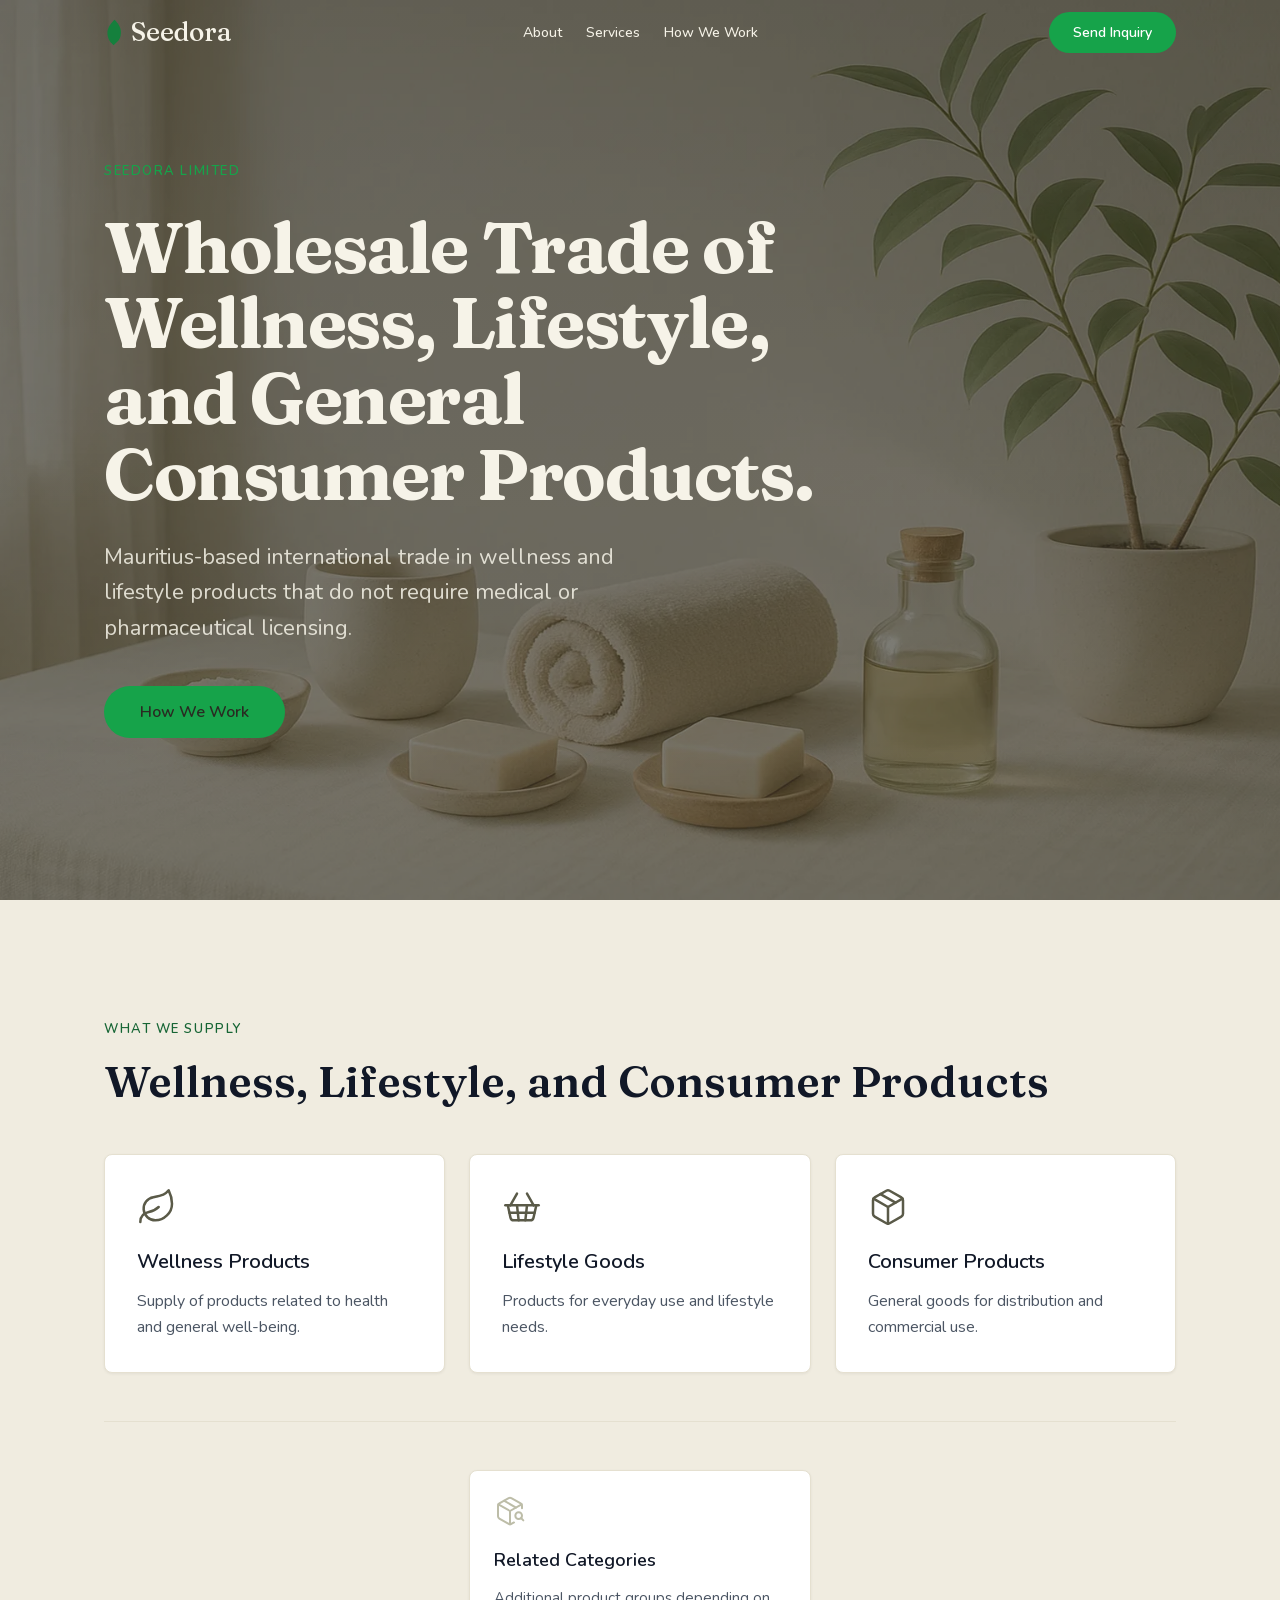
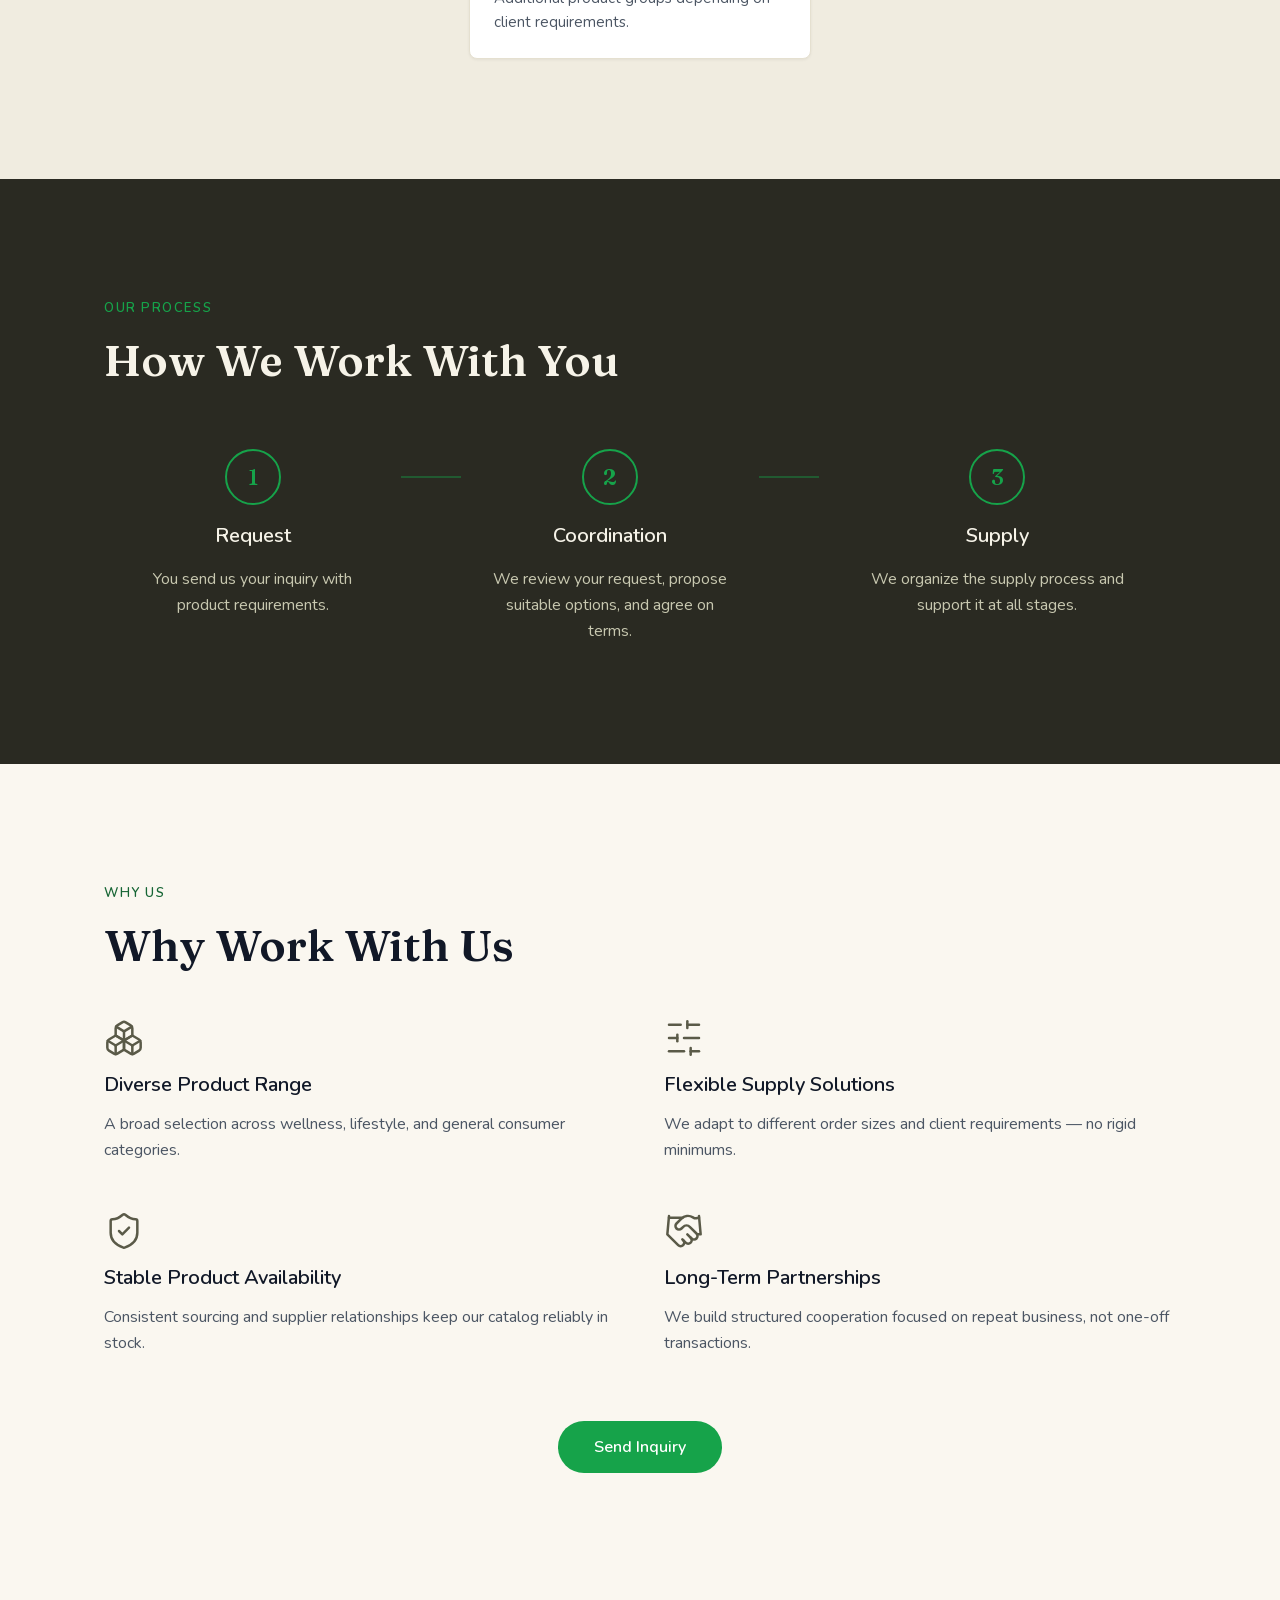
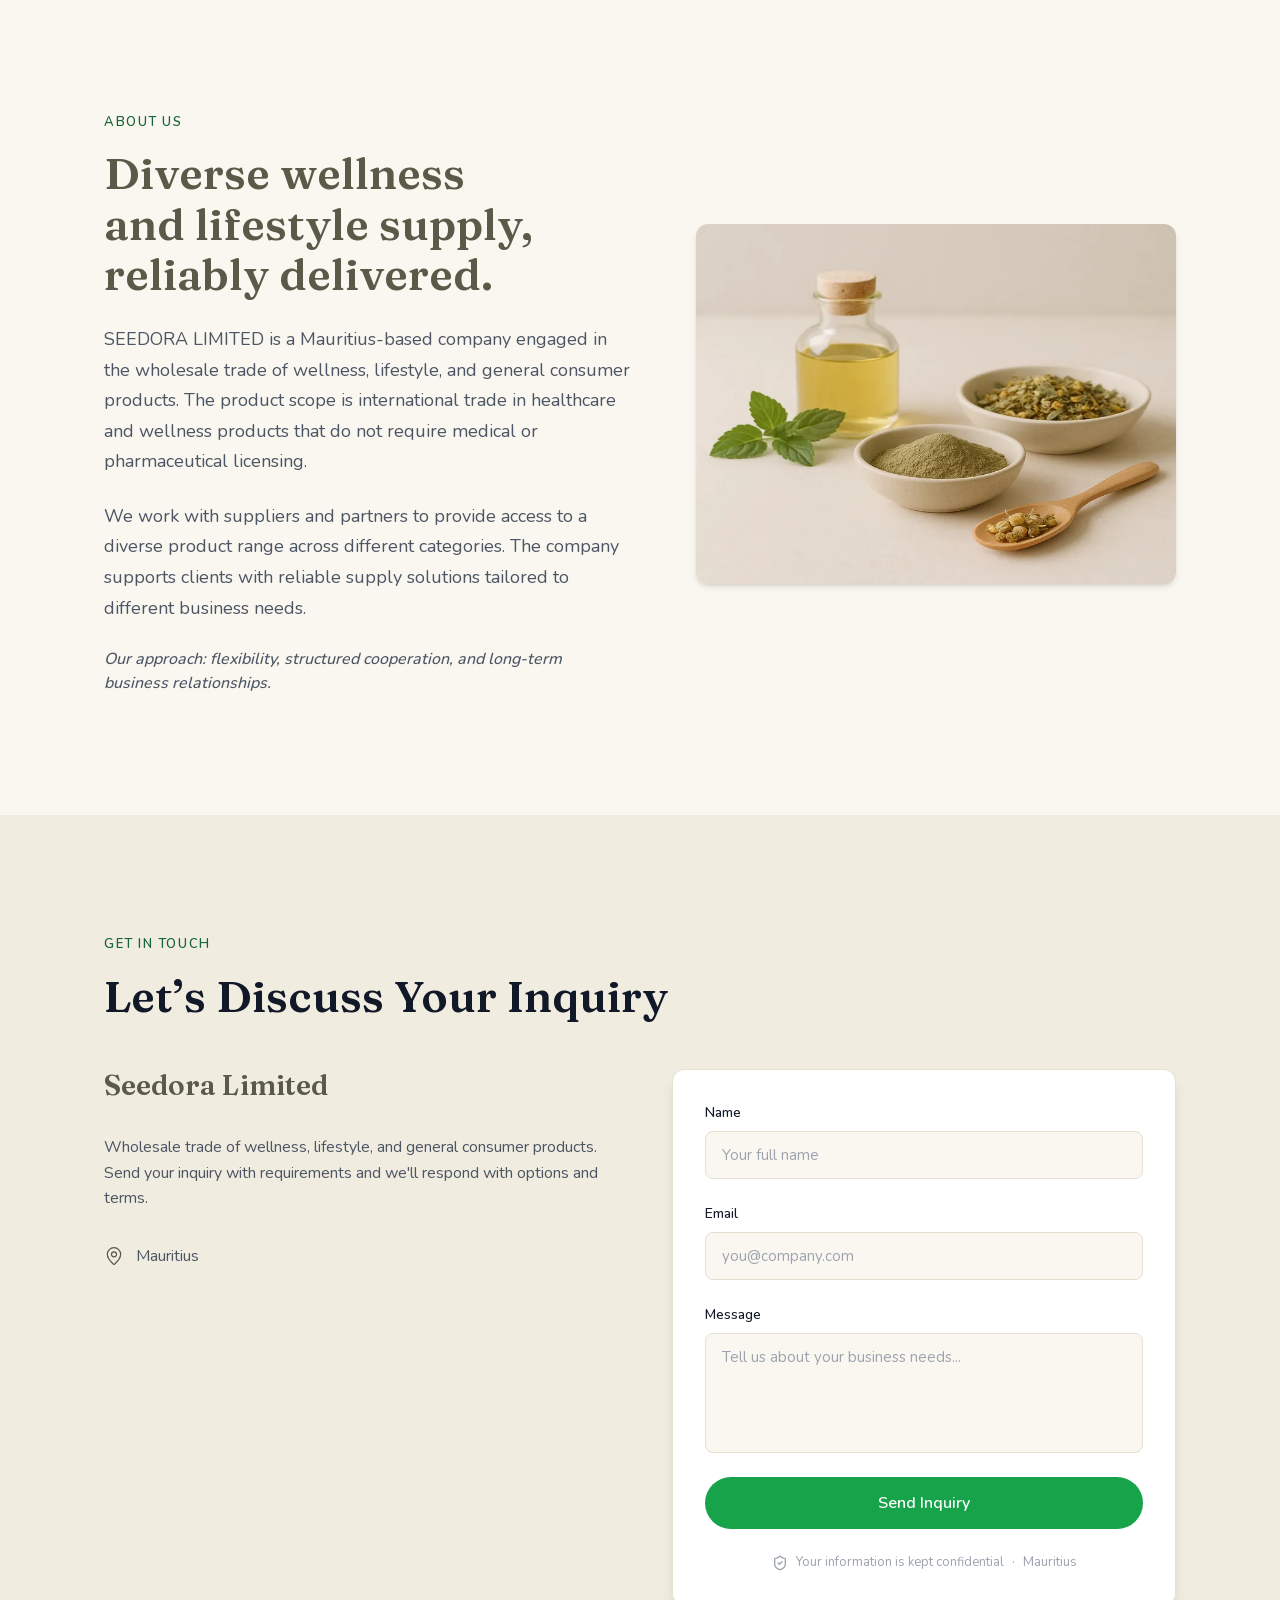
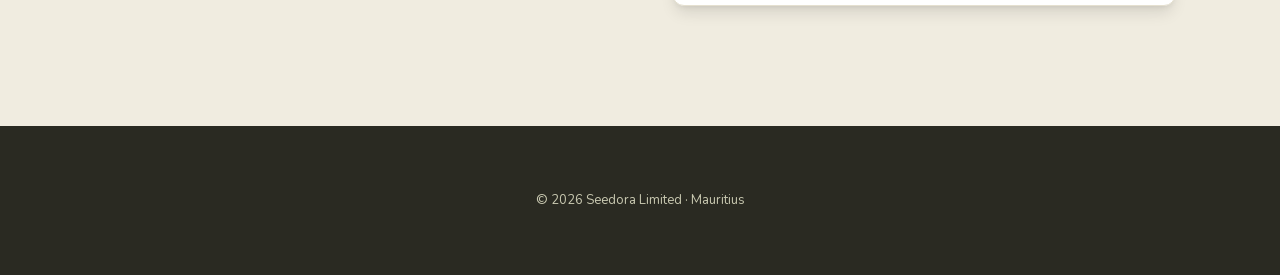
<file: index.html>
<!DOCTYPE html><!--WLFZyWfCrE1JZlPT7a36S--><html lang="en" class="__variable_35dae9 __variable_70341d"><head><meta charSet="utf-8"/><meta name="viewport" content="width=device-width, initial-scale=1"/><link rel="preload" href="/_next/static/media/af4bf8399d1aacdf-s.p.woff2" as="font" crossorigin="" type="font/woff2"/><link rel="preload" href="/_next/static/media/ee40bb094c99a29a-s.p.woff2" as="font" crossorigin="" type="font/woff2"/><link rel="stylesheet" href="/_next/static/css/8b2d80c334fb880e.css" data-precedence="next"/><link rel="preload" as="script" fetchPriority="low" href="/_next/static/chunks/webpack-4626fd778825018d.js"/><script src="/_next/static/chunks/4bd1b696-c023c6e3521b1417.js" async=""></script><script src="/_next/static/chunks/255-aaafc19c72668c72.js" async=""></script><script src="/_next/static/chunks/main-app-739423c22c203506.js" async=""></script><script src="/_next/static/chunks/333-69346dab247ad9f0.js" async=""></script><script src="/_next/static/chunks/app/page-127ea733e6223cab.js" async=""></script><meta name="next-size-adjust" content=""/><meta name="theme-color" content="#2a2a22"/><title>Seedora — Wholesale Wellness, Lifestyle &amp; Consumer Products</title><meta name="description" content="Mauritius-based international trade in wellness and lifestyle products that do not require medical or pharmaceutical licensing."/><link rel="canonical" href="https://seedora.mu"/><meta property="og:title" content="Seedora — Wholesale Wellness, Lifestyle &amp; Consumer Products"/><meta property="og:description" content="Mauritius-based international trade in wellness and lifestyle products that do not require medical or pharmaceutical licensing."/><meta property="og:url" content="https://seedora.mu"/><meta property="og:image" content="https://seedora.mu/og.jpg"/><meta property="og:type" content="website"/><meta name="twitter:card" content="summary_large_image"/><meta name="twitter:title" content="Seedora — Wholesale Wellness, Lifestyle &amp; Consumer Products"/><meta name="twitter:description" content="Mauritius-based international trade in wellness and lifestyle products that do not require medical or pharmaceutical licensing."/><meta name="twitter:image" content="https://seedora.mu/og.jpg"/><link rel="icon" href="/favicon.png"/><script src="/_next/static/chunks/polyfills-42372ed130431b0a.js" noModule=""></script></head><body class="font-body antialiased"><div hidden=""><!--$--><!--/$--></div><header class="fixed top-0 left-0 z-50 w-full transition-all duration-200 ease-out bg-transparent"><nav class="mx-auto flex h-16 max-w-[1200px] items-center justify-between px-5 md:px-16"><a class="flex items-center gap-2" aria-label="Seedora" href="/"><svg viewBox="0 0 44 64" fill="currentColor" aria-hidden="true" class="h-6 w-auto text-gold-600 md:h-7"><path d="M 24 4 C 30 10, 42 22, 38 40 C 36 52, 28 56, 22 62 C 16 56, 10 52, 8 38 C 6 22, 18 10, 24 4 Z"></path></svg><span class="font-heading text-[22px] font-medium leading-none text-ink-light md:text-[26px]">Seedora</span></a><div class="hidden items-center gap-6 md:flex"><a class="font-body text-[14px] font-medium text-ink-light transition-colors hover:text-navy-400" href="#about">About</a><a class="font-body text-[14px] font-medium text-ink-light transition-colors hover:text-navy-400" href="#services">Services</a><a class="font-body text-[14px] font-medium text-ink-light transition-colors hover:text-navy-400" href="#how-we-work">How We Work</a></div><div class="flex items-center gap-4"><a class="hidden rounded-full bg-cta px-6 py-2.5 font-body text-[14px] font-semibold text-white transition-all hover:scale-[1.02] hover:bg-cta-hover md:inline-flex" href="#contacts">Send Inquiry</a><button class="-mr-3 rounded-lg p-3 text-ink-light transition-colors active:bg-white/5 md:hidden" aria-label="Open menu" aria-expanded="false" aria-controls="mobile-menu"><svg xmlns="http://www.w3.org/2000/svg" width="24" height="24" viewBox="0 0 24 24" fill="none" stroke="currentColor" stroke-width="2" stroke-linecap="round" stroke-linejoin="round" class="lucide lucide-menu" aria-hidden="true"><path d="M4 12h16"></path><path d="M4 18h16"></path><path d="M4 6h16"></path></svg></button></div></nav><div id="mobile-menu" aria-hidden="true" class="overflow-hidden bg-navy-950/95 backdrop-blur-[12px] transition-[max-height,opacity] duration-200 ease-out motion-reduce:transition-none md:hidden max-h-0 opacity-0"><div class="flex flex-col gap-1 px-5 pb-10 pt-2"><a tabindex="-1" class="-mx-2 block rounded-lg px-2 py-3 font-body text-[16px] font-medium text-ink-light transition-colors active:bg-white/5" href="#about">About</a><a tabindex="-1" class="-mx-2 block rounded-lg px-2 py-3 font-body text-[16px] font-medium text-ink-light transition-colors active:bg-white/5" href="#services">Services</a><a tabindex="-1" class="-mx-2 block rounded-lg px-2 py-3 font-body text-[16px] font-medium text-ink-light transition-colors active:bg-white/5" href="#how-we-work">How We Work</a><a tabindex="-1" class="mt-3 flex h-[52px] w-full items-center justify-center rounded-full bg-gold-500 font-body text-[16px] font-semibold text-navy-950 transition-all duration-250 ease-out hover:bg-gold-600 active:scale-[0.98]" href="#contacts">Send Inquiry</a></div></div></header><main><section id="hero" class="relative flex min-h-svh items-center overflow-hidden bg-navy-950 md:bg-gradient-to-b md:from-navy-950 md:to-navy-900 xl:min-h-screen"><div aria-hidden="true" class="absolute inset-0 hidden bg-cover bg-center opacity-35 md:block" style="background-image:url(&#x27;/hero.webp&#x27;)"></div><div class="relative z-10 mx-auto w-full max-w-[1200px] px-5 py-20 md:px-16 md:py-0"><div class="hero-animate flex max-w-[880px] flex-col gap-7"><p class="font-body text-[13px] font-semibold uppercase tracking-[0.12em] text-gold-500">Seedora Limited</p><h1 class="text-balance font-heading text-[clamp(1.75rem,7.5vw,2rem)] font-bold leading-[1.05] tracking-[-0.02em] text-ink-light md:text-[56px] lg:text-[72px]">Wholesale Trade of Wellness, Lifestyle, and General Consumer Products.</h1><p class="max-w-[580px] font-body text-[18px] font-normal leading-[1.6] text-ink-light/85 md:text-[20px] lg:text-[22px]">Mauritius-based international trade in wellness and lifestyle products that do not require medical or pharmaceutical licensing.</p><div class="pt-3"><a class="inline-flex h-[52px] items-center justify-center rounded-full px-9 font-body text-[16px] font-semibold transition-all duration-250 ease-out bg-gold-500 text-navy-950 hover:bg-gold-600 hover:scale-[1.02]  disabled:cursor-not-allowed disabled:opacity-60" href="#how-we-work">How We Work</a></div></div></div><a aria-label="Scroll to next section" aria-hidden="false" tabindex="0" class="absolute inset-x-0 bottom-6 mx-auto w-fit text-gold-500/70 transition-opacity duration-300 hover:text-gold-500 md:hidden animate-scroll-hint" href="#services"><svg xmlns="http://www.w3.org/2000/svg" width="28" height="28" viewBox="0 0 24 24" fill="none" stroke="currentColor" stroke-width="1.5" stroke-linecap="round" stroke-linejoin="round" class="lucide lucide-chevron-down" aria-hidden="true"><path d="m6 9 6 6 6-6"></path></svg></a></section><div class="sr-hidden sr-mobile-on"><section id="services" class="scroll-mt-[48px] bg-surface-tinted"><div class="mx-auto max-w-[1200px] px-5 py-20 md:px-16 md:py-[80px] xl:py-[120px] flex flex-col gap-12 md:gap-10 xl:gap-12"><div class="flex flex-col gap-4"><p class="font-body text-[13px] font-semibold uppercase tracking-[0.12em] text-gold-700">What We Supply</p><h2 class="text-balance font-heading text-[28px] font-semibold leading-[1.15] md:text-[36px] lg:text-[44px] text-ink">Wellness, Lifestyle, and Consumer Products</h2></div><div class="grid grid-cols-1 gap-4 md:grid-cols-2 md:gap-6 lg:grid-cols-3"><div class="flex h-full flex-col gap-5 rounded-lg border border-line bg-surface-card shadow-[0_1px_3px_rgba(0,0,0,0.06)] transition-all duration-300 ease-out hover:-translate-y-1 hover:shadow-[0_4px_12px_rgba(0,0,0,0.1)] p-8"><svg xmlns="http://www.w3.org/2000/svg" width="40" height="40" viewBox="0 0 24 24" fill="none" stroke="currentColor" stroke-width="1.5" stroke-linecap="round" stroke-linejoin="round" class="lucide lucide-leaf text-navy-800" aria-hidden="true"><path d="M11 20A7 7 0 0 1 9.8 6.1C15.5 5 17 4.48 19 2c1 2 2 4.18 2 8 0 5.5-4.78 10-10 10Z"></path><path d="M2 21c0-3 1.85-5.36 5.08-6C9.5 14.52 12 13 13 12"></path></svg><div class="flex flex-col gap-3"><h3 class="font-body text-ink text-[20px] font-bold">Wellness Products</h3><p class="font-body font-normal leading-[1.6] text-ink-muted text-[16px]">Supply of products related to health and general well-being.</p></div></div><div class="flex h-full flex-col gap-5 rounded-lg border border-line bg-surface-card shadow-[0_1px_3px_rgba(0,0,0,0.06)] transition-all duration-300 ease-out hover:-translate-y-1 hover:shadow-[0_4px_12px_rgba(0,0,0,0.1)] p-8"><svg xmlns="http://www.w3.org/2000/svg" width="40" height="40" viewBox="0 0 24 24" fill="none" stroke="currentColor" stroke-width="1.5" stroke-linecap="round" stroke-linejoin="round" class="lucide lucide-shopping-basket text-navy-800" aria-hidden="true"><path d="m15 11-1 9"></path><path d="m19 11-4-7"></path><path d="M2 11h20"></path><path d="m3.5 11 1.6 7.4a2 2 0 0 0 2 1.6h9.8a2 2 0 0 0 2-1.6l1.7-7.4"></path><path d="M4.5 15.5h15"></path><path d="m5 11 4-7"></path><path d="m9 11 1 9"></path></svg><div class="flex flex-col gap-3"><h3 class="font-body text-ink text-[20px] font-bold">Lifestyle Goods</h3><p class="font-body font-normal leading-[1.6] text-ink-muted text-[16px]">Products for everyday use and lifestyle needs.</p></div></div><div class="flex h-full flex-col gap-5 rounded-lg border border-line bg-surface-card shadow-[0_1px_3px_rgba(0,0,0,0.06)] transition-all duration-300 ease-out hover:-translate-y-1 hover:shadow-[0_4px_12px_rgba(0,0,0,0.1)] p-8"><svg xmlns="http://www.w3.org/2000/svg" width="40" height="40" viewBox="0 0 24 24" fill="none" stroke="currentColor" stroke-width="1.5" stroke-linecap="round" stroke-linejoin="round" class="lucide lucide-package text-navy-800" aria-hidden="true"><path d="M11 21.73a2 2 0 0 0 2 0l7-4A2 2 0 0 0 21 16V8a2 2 0 0 0-1-1.73l-7-4a2 2 0 0 0-2 0l-7 4A2 2 0 0 0 3 8v8a2 2 0 0 0 1 1.73z"></path><path d="M12 22V12"></path><polyline points="3.29 7 12 12 20.71 7"></polyline><path d="m7.5 4.27 9 5.15"></path></svg><div class="flex flex-col gap-3"><h3 class="font-body text-ink text-[20px] font-bold">Consumer Products</h3><p class="font-body font-normal leading-[1.6] text-ink-muted text-[16px]">General goods for distribution and commercial use.</p></div></div></div><hr class="border-line"/><div class="flex flex-col gap-4 md:flex-row md:justify-center md:gap-6"><div class="md:w-[calc((100%-1.5rem)/2)] md:shrink-0 lg:w-[calc((100%-3rem)/3)]"><div class="flex h-full flex-col gap-5 rounded-lg border border-line bg-surface-card shadow-[0_1px_3px_rgba(0,0,0,0.06)] transition-all duration-300 ease-out hover:-translate-y-1 hover:shadow-[0_4px_12px_rgba(0,0,0,0.1)] p-6"><svg xmlns="http://www.w3.org/2000/svg" width="32" height="32" viewBox="0 0 24 24" fill="none" stroke="currentColor" stroke-width="1.5" stroke-linecap="round" stroke-linejoin="round" class="lucide lucide-package-search text-navy-400" aria-hidden="true"><path d="M21 10V8a2 2 0 0 0-1-1.73l-7-4a2 2 0 0 0-2 0l-7 4A2 2 0 0 0 3 8v8a2 2 0 0 0 1 1.73l7 4a2 2 0 0 0 2 0l2-1.14"></path><path d="m7.5 4.27 9 5.15"></path><polyline points="3.29 7 12 12 20.71 7"></polyline><line x1="12" x2="12" y1="22" y2="12"></line><circle cx="18.5" cy="15.5" r="2.5"></circle><path d="M20.27 17.27 22 19"></path></svg><div class="flex flex-col gap-3"><h3 class="font-body text-ink text-[18px] font-semibold">Related Categories</h3><p class="font-body font-normal leading-[1.6] text-ink-muted text-[15px]">Additional product groups depending on client requirements.</p></div></div></div></div></div></section></div><div class="sr-hidden"><section id="how-we-work" class="scroll-mt-[48px] bg-navy-950"><div class="mx-auto max-w-[1200px] px-5 py-20 md:px-16 md:py-[80px] xl:py-[120px] flex flex-col gap-12 md:gap-10 xl:gap-12"><div class="flex flex-col gap-4"><p class="font-body text-[13px] font-semibold uppercase tracking-[0.12em] text-gold-500">Our Process</p><h2 class="text-balance font-heading text-[28px] font-semibold leading-[1.15] md:text-[36px] lg:text-[44px] text-ink-light">How We Work With You</h2></div><div class="flex flex-col gap-4 pt-4 lg:flex-row lg:items-start lg:gap-0"><div class="flex flex-1 flex-col items-center lg:flex-row lg:items-start"><div class="flex flex-1 flex-col items-center gap-4 px-6"><div class="flex h-14 w-14 items-center justify-center rounded-full border-2 border-gold-500 bg-transparent"><span class="font-heading text-[22px] font-semibold text-gold-500">1</span></div><h3 class="text-center font-body text-[20px] font-bold text-ink-light">Request</h3><p class="text-center font-body text-[16px] font-normal leading-[1.6] text-ink-light-muted">You send us your inquiry with product requirements.</p></div><div class="hidden h-14 w-[60px] items-center justify-center lg:flex"><div class="h-[2px] w-full bg-gold-500/40"></div></div><div class="mt-4 flex h-8 w-full items-center justify-center lg:hidden"><div class="h-full w-[2px] bg-gold-500/40"></div></div></div><div class="flex flex-1 flex-col items-center lg:flex-row lg:items-start"><div class="flex flex-1 flex-col items-center gap-4 px-6"><div class="flex h-14 w-14 items-center justify-center rounded-full border-2 border-gold-500 bg-transparent"><span class="font-heading text-[22px] font-semibold text-gold-500">2</span></div><h3 class="text-center font-body text-[20px] font-bold text-ink-light">Coordination</h3><p class="text-center font-body text-[16px] font-normal leading-[1.6] text-ink-light-muted">We review your request, propose suitable options, and agree on terms.</p></div><div class="hidden h-14 w-[60px] items-center justify-center lg:flex"><div class="h-[2px] w-full bg-gold-500/40"></div></div><div class="mt-4 flex h-8 w-full items-center justify-center lg:hidden"><div class="h-full w-[2px] bg-gold-500/40"></div></div></div><div class="flex flex-1 flex-col items-center lg:flex-row lg:items-start"><div class="flex flex-1 flex-col items-center gap-4 px-6"><div class="flex h-14 w-14 items-center justify-center rounded-full border-2 border-gold-500 bg-transparent"><span class="font-heading text-[22px] font-semibold text-gold-500">3</span></div><h3 class="text-center font-body text-[20px] font-bold text-ink-light">Supply</h3><p class="text-center font-body text-[16px] font-normal leading-[1.6] text-ink-light-muted">We organize the supply process and support it at all stages.</p></div></div></div></div></section></div><div class="sr-hidden"><section id="why-us" class="scroll-mt-[48px] bg-surface-warm"><div class="mx-auto max-w-[1200px] px-5 py-20 md:px-16 md:py-[80px] xl:py-[120px] flex flex-col gap-12 md:gap-10 xl:gap-12"><div class="flex flex-col gap-4"><p class="font-body text-[13px] font-semibold uppercase tracking-[0.12em] text-gold-700">Why Us</p><h2 class="text-balance font-heading text-[28px] font-semibold leading-[1.15] md:text-[36px] lg:text-[44px] text-ink">Why Work With Us</h2></div><div class="grid grid-cols-1 gap-10 md:grid-cols-2 md:gap-x-8 md:gap-y-10 xl:gap-12"><div class="flex flex-col gap-3"><svg xmlns="http://www.w3.org/2000/svg" width="40" height="40" viewBox="0 0 24 24" fill="none" stroke="currentColor" stroke-width="1.5" stroke-linecap="round" stroke-linejoin="round" class="lucide lucide-boxes text-navy-800" aria-hidden="true"><path d="M2.97 12.92A2 2 0 0 0 2 14.63v3.24a2 2 0 0 0 .97 1.71l3 1.8a2 2 0 0 0 2.06 0L12 19v-5.5l-5-3-4.03 2.42Z"></path><path d="m7 16.5-4.74-2.85"></path><path d="m7 16.5 5-3"></path><path d="M7 16.5v5.17"></path><path d="M12 13.5V19l3.97 2.38a2 2 0 0 0 2.06 0l3-1.8a2 2 0 0 0 .97-1.71v-3.24a2 2 0 0 0-.97-1.71L17 10.5l-5 3Z"></path><path d="m17 16.5-5-3"></path><path d="m17 16.5 4.74-2.85"></path><path d="M17 16.5v5.17"></path><path d="M7.97 4.42A2 2 0 0 0 7 6.13v4.37l5 3 5-3V6.13a2 2 0 0 0-.97-1.71l-3-1.8a2 2 0 0 0-2.06 0l-3 1.8Z"></path><path d="M12 8 7.26 5.15"></path><path d="m12 8 4.74-2.85"></path><path d="M12 13.5V8"></path></svg><h3 class="font-body text-[20px] font-bold text-ink">Diverse Product Range</h3><p class="font-body text-[16px] font-normal leading-[1.6] text-ink-muted">A broad selection across wellness, lifestyle, and general consumer categories.</p></div><div class="flex flex-col gap-3"><svg xmlns="http://www.w3.org/2000/svg" width="40" height="40" viewBox="0 0 24 24" fill="none" stroke="currentColor" stroke-width="1.5" stroke-linecap="round" stroke-linejoin="round" class="lucide lucide-sliders-horizontal text-navy-800" aria-hidden="true"><line x1="21" x2="14" y1="4" y2="4"></line><line x1="10" x2="3" y1="4" y2="4"></line><line x1="21" x2="12" y1="12" y2="12"></line><line x1="8" x2="3" y1="12" y2="12"></line><line x1="21" x2="16" y1="20" y2="20"></line><line x1="12" x2="3" y1="20" y2="20"></line><line x1="14" x2="14" y1="2" y2="6"></line><line x1="8" x2="8" y1="10" y2="14"></line><line x1="16" x2="16" y1="18" y2="22"></line></svg><h3 class="font-body text-[20px] font-bold text-ink">Flexible Supply Solutions</h3><p class="font-body text-[16px] font-normal leading-[1.6] text-ink-muted">We adapt to different order sizes and client requirements — no rigid minimums.</p></div><div class="flex flex-col gap-3"><svg xmlns="http://www.w3.org/2000/svg" width="40" height="40" viewBox="0 0 24 24" fill="none" stroke="currentColor" stroke-width="1.5" stroke-linecap="round" stroke-linejoin="round" class="lucide lucide-shield-check text-navy-800" aria-hidden="true"><path d="M20 13c0 5-3.5 7.5-7.66 8.95a1 1 0 0 1-.67-.01C7.5 20.5 4 18 4 13V6a1 1 0 0 1 1-1c2 0 4.5-1.2 6.24-2.72a1.17 1.17 0 0 1 1.52 0C14.51 3.81 17 5 19 5a1 1 0 0 1 1 1z"></path><path d="m9 12 2 2 4-4"></path></svg><h3 class="font-body text-[20px] font-bold text-ink">Stable Product Availability</h3><p class="font-body text-[16px] font-normal leading-[1.6] text-ink-muted">Consistent sourcing and supplier relationships keep our catalog reliably in stock.</p></div><div class="flex flex-col gap-3"><svg xmlns="http://www.w3.org/2000/svg" width="40" height="40" viewBox="0 0 24 24" fill="none" stroke="currentColor" stroke-width="1.5" stroke-linecap="round" stroke-linejoin="round" class="lucide lucide-handshake text-navy-800" aria-hidden="true"><path d="m11 17 2 2a1 1 0 1 0 3-3"></path><path d="m14 14 2.5 2.5a1 1 0 1 0 3-3l-3.88-3.88a3 3 0 0 0-4.24 0l-.88.88a1 1 0 1 1-3-3l2.81-2.81a5.79 5.79 0 0 1 7.06-.87l.47.28a2 2 0 0 0 1.42.25L21 4"></path><path d="m21 3 1 11h-2"></path><path d="M3 3 2 14l6.5 6.5a1 1 0 1 0 3-3"></path><path d="M3 4h8"></path></svg><h3 class="font-body text-[20px] font-bold text-ink">Long-Term Partnerships</h3><p class="font-body text-[16px] font-normal leading-[1.6] text-ink-muted">We build structured cooperation focused on repeat business, not one-off transactions.</p></div></div><div class="flex justify-center pt-4"><a class="inline-flex h-[52px] items-center justify-center rounded-full px-9 font-body text-[16px] font-semibold transition-all duration-250 ease-out bg-cta text-white hover:bg-cta-hover hover:scale-[1.02]  disabled:cursor-not-allowed disabled:opacity-60" href="#contacts">Send Inquiry</a></div></div></section></div><div class="sr-hidden"><section id="about" class="scroll-mt-[48px] bg-surface-warm"><div class="mx-auto max-w-[1200px] px-5 py-20 md:px-16 md:py-[80px] xl:py-[120px] flex flex-col items-center gap-16 lg:flex-row"><div class="flex flex-col gap-6 md:flex-1"><div class="flex flex-col gap-4"><p class="font-body text-[13px] font-semibold uppercase tracking-[0.12em] text-gold-700">About Us</p><h2 class="text-balance font-heading text-[28px] font-semibold leading-[1.15] md:text-[36px] lg:text-[44px] text-navy-800">Diverse wellness and lifestyle supply, reliably delivered.</h2></div><p class="max-w-[600px] font-body text-[16px] font-normal leading-[1.7] text-ink-muted md:text-[18px]">SEEDORA LIMITED is a Mauritius-based company engaged in the wholesale trade of wellness, lifestyle, and general consumer products. The product scope is international trade in healthcare and wellness products that do not require medical or pharmaceutical licensing.</p><p class="max-w-[600px] font-body text-[16px] font-normal leading-[1.7] text-ink-muted md:text-[18px]">We work with suppliers and partners to provide access to a diverse product range across different categories. The company supports clients with reliable supply solutions tailored to different business needs.</p><p class="max-w-[480px] font-body text-[16px] font-medium italic leading-[1.5] text-ink-muted">Our approach: flexibility, structured cooperation, and long-term business relationships.</p></div><div class="w-full md:mx-auto md:max-w-[640px] lg:mx-0 lg:w-[480px] lg:max-w-none"><img alt="Seedora wellness and lifestyle products" loading="lazy" width="480" height="360" decoding="async" data-nimg="1" class="rounded-xl object-cover shadow-md" style="color:transparent" src="/about.webp"/></div></div></section></div><div class="sr-hidden"><section id="contacts" class="scroll-mt-[48px] bg-surface-tinted"><div class="mx-auto max-w-[1200px] px-5 py-20 md:px-16 md:py-[80px] xl:py-[120px] flex flex-col gap-12 md:gap-10 xl:gap-12"><div class="flex flex-col gap-4"><p class="font-body text-[13px] font-semibold uppercase tracking-[0.12em] text-gold-700">Get in Touch</p><h2 class="text-balance font-heading text-[28px] font-semibold leading-[1.15] md:text-[36px] lg:text-[44px] text-ink">Let’s Discuss Your Inquiry</h2></div><div class="flex flex-col gap-16 lg:flex-row"><div class="flex flex-col gap-8 md:flex-1"><h3 class="font-heading text-[20px] font-semibold leading-[1.2] text-navy-800 md:text-[28px]">Seedora Limited</h3><p class="font-body text-[16px] font-normal leading-[1.6] text-ink-muted">Wholesale trade of wellness, lifestyle, and general consumer products. Send your inquiry with requirements and we&#x27;ll respond with options and terms.</p><div class="flex flex-col gap-5"><div class="flex items-center gap-3"><svg xmlns="http://www.w3.org/2000/svg" width="20" height="20" viewBox="0 0 24 24" fill="none" stroke="currentColor" stroke-width="1.5" stroke-linecap="round" stroke-linejoin="round" class="lucide lucide-map-pin text-navy-800" aria-hidden="true"><path d="M20 10c0 4.993-5.539 10.193-7.399 11.799a1 1 0 0 1-1.202 0C9.539 20.193 4 14.993 4 10a8 8 0 0 1 16 0"></path><circle cx="12" cy="10" r="3"></circle></svg><span class="font-body text-[16px] text-ink-muted">Mauritius</span></div></div></div><div class="md:flex-1"><form noValidate="" class="flex flex-col gap-6 rounded-xl border border-line bg-surface-card p-8 shadow-lg"><input type="hidden" name="access_key" value="55c675af-1b43-4a8d-843d-918a3dba772f"/><input type="hidden" name="subject" value="New inquiry from the Seedora Limited website"/><input type="checkbox" class="hidden" tabindex="-1" autoComplete="off" aria-hidden="true" name="botcheck"/><div class="flex flex-col gap-2"><label for="name" class="font-body text-[14px] font-medium text-ink">Name</label><input id="name" type="text" placeholder="Your full name" required="" class="w-full rounded-lg border bg-surface-warm px-4 font-body text-[15px] text-ink placeholder:text-ink-faint focus:outline-none focus:ring-2 border-line focus:ring-navy-400 h-12" name="name"/></div><div class="flex flex-col gap-2"><label for="email" class="font-body text-[14px] font-medium text-ink">Email</label><input id="email" type="email" placeholder="you@company.com" required="" class="w-full rounded-lg border bg-surface-warm px-4 font-body text-[15px] text-ink placeholder:text-ink-faint focus:outline-none focus:ring-2 border-line focus:ring-navy-400 h-12" name="email"/></div><div class="flex flex-col gap-2"><label for="message" class="font-body text-[14px] font-medium text-ink">Message</label><textarea id="message" name="message" placeholder="Tell us about your business needs..." rows="4" class="w-full rounded-lg border bg-surface-warm px-4 font-body text-[15px] text-ink placeholder:text-ink-faint focus:outline-none focus:ring-2 border-line focus:ring-navy-400 h-[120px] resize-none py-3"></textarea></div><button type="submit" class="inline-flex h-[52px] items-center justify-center rounded-full px-9 font-body text-[16px] font-semibold transition-all duration-250 ease-out bg-cta text-white hover:bg-cta-hover hover:scale-[1.02] w-full disabled:cursor-not-allowed disabled:opacity-60">Send Inquiry</button><div class="flex flex-col items-center gap-2 text-center md:flex-row md:flex-wrap md:justify-center md:gap-2"><svg xmlns="http://www.w3.org/2000/svg" width="16" height="16" viewBox="0 0 24 24" fill="none" stroke="currentColor" stroke-width="2" stroke-linecap="round" stroke-linejoin="round" class="lucide lucide-shield-check text-ink-faint" aria-hidden="true"><path d="M20 13c0 5-3.5 7.5-7.66 8.95a1 1 0 0 1-.67-.01C7.5 20.5 4 18 4 13V6a1 1 0 0 1 1-1c2 0 4.5-1.2 6.24-2.72a1.17 1.17 0 0 1 1.52 0C14.51 3.81 17 5 19 5a1 1 0 0 1 1 1z"></path><path d="m9 12 2 2 4-4"></path></svg><span class="font-body text-[13px] text-ink-faint">Your information is kept confidential<span class="ml-2 hidden md:inline">·</span></span><span class="font-body text-[13px] text-ink-faint">Mauritius</span></div></form></div></div></div></section></div></main><footer class="bg-navy-950"><div class="mx-auto max-w-[1200px] px-5 py-16 md:px-16 md:py-12 xl:py-16"><p class="mx-auto max-w-[640px] text-center font-body text-[13px] leading-relaxed text-ink-light-muted">© 2026 Seedora Limited · Mauritius</p></div></footer><!--$--><!--/$--><script src="/_next/static/chunks/webpack-4626fd778825018d.js" id="_R_" async=""></script><script>(self.__next_f=self.__next_f||[]).push([0])</script><script>self.__next_f.push([1,"1:\"$Sreact.fragment\"\n2:I[9766,[],\"\"]\n3:I[8924,[],\"\"]\n4:I[1149,[\"333\",\"static/chunks/333-69346dab247ad9f0.js\",\"974\",\"static/chunks/app/page-127ea733e6223cab.js\"],\"NavBar\"]\n5:I[2619,[\"333\",\"static/chunks/333-69346dab247ad9f0.js\",\"974\",\"static/chunks/app/page-127ea733e6223cab.js\"],\"\"]\n6:I[8854,[\"333\",\"static/chunks/333-69346dab247ad9f0.js\",\"974\",\"static/chunks/app/page-127ea733e6223cab.js\"],\"HeroScrollHint\"]\n7:I[6985,[\"333\",\"static/chunks/333-69346dab247ad9f0.js\",\"974\",\"static/chunks/app/page-127ea733e6223cab.js\"],\"ScrollReveal\"]\n13:I[7150,[],\"\"]\n:HL[\"/_next/static/media/af4bf8399d1aacdf-s.p.woff2\",\"font\",{\"crossOrigin\":\"\",\"type\":\"font/woff2\"}]\n:HL[\"/_next/static/media/ee40bb094c99a29a-s.p.woff2\",\"font\",{\"crossOrigin\":\"\",\"type\":\"font/woff2\"}]\n:HL[\"/_next/static/css/8b2d80c334fb880e.css\",\"style\"]\n"])</script><script>self.__next_f.push([1,"0:{\"P\":null,\"b\":\"WLFZyWfCrE1JZlPT7a36S\",\"p\":\"\",\"c\":[\"\",\"\"],\"i\":false,\"f\":[[[\"\",{\"children\":[\"__PAGE__\",{}]},\"$undefined\",\"$undefined\",true],[\"\",[\"$\",\"$1\",\"c\",{\"children\":[[[\"$\",\"link\",\"0\",{\"rel\":\"stylesheet\",\"href\":\"/_next/static/css/8b2d80c334fb880e.css\",\"precedence\":\"next\",\"crossOrigin\":\"$undefined\",\"nonce\":\"$undefined\"}]],[\"$\",\"html\",null,{\"lang\":\"en\",\"className\":\"__variable_35dae9 __variable_70341d\",\"children\":[\"$\",\"body\",null,{\"className\":\"font-body antialiased\",\"children\":[\"$\",\"$L2\",null,{\"parallelRouterKey\":\"children\",\"error\":\"$undefined\",\"errorStyles\":\"$undefined\",\"errorScripts\":\"$undefined\",\"template\":[\"$\",\"$L3\",null,{}],\"templateStyles\":\"$undefined\",\"templateScripts\":\"$undefined\",\"notFound\":[[[\"$\",\"title\",null,{\"children\":\"404: This page could not be found.\"}],[\"$\",\"div\",null,{\"style\":{\"fontFamily\":\"system-ui,\\\"Segoe UI\\\",Roboto,Helvetica,Arial,sans-serif,\\\"Apple Color Emoji\\\",\\\"Segoe UI Emoji\\\"\",\"height\":\"100vh\",\"textAlign\":\"center\",\"display\":\"flex\",\"flexDirection\":\"column\",\"alignItems\":\"center\",\"justifyContent\":\"center\"},\"children\":[\"$\",\"div\",null,{\"children\":[[\"$\",\"style\",null,{\"dangerouslySetInnerHTML\":{\"__html\":\"body{color:#000;background:#fff;margin:0}.next-error-h1{border-right:1px solid rgba(0,0,0,.3)}@media (prefers-color-scheme:dark){body{color:#fff;background:#000}.next-error-h1{border-right:1px solid rgba(255,255,255,.3)}}\"}}],[\"$\",\"h1\",null,{\"className\":\"next-error-h1\",\"style\":{\"display\":\"inline-block\",\"margin\":\"0 20px 0 0\",\"padding\":\"0 23px 0 0\",\"fontSize\":24,\"fontWeight\":500,\"verticalAlign\":\"top\",\"lineHeight\":\"49px\"},\"children\":404}],[\"$\",\"div\",null,{\"style\":{\"display\":\"inline-block\"},\"children\":[\"$\",\"h2\",null,{\"style\":{\"fontSize\":14,\"fontWeight\":400,\"lineHeight\":\"49px\",\"margin\":0},\"children\":\"This page could not be found.\"}]}]]}]}]],[]],\"forbidden\":\"$undefined\",\"unauthorized\":\"$undefined\"}]}]}]]}],{\"children\":[\"__PAGE__\",[\"$\",\"$1\",\"c\",{\"children\":[[[\"$\",\"$L4\",null,{\"brand\":\"Seedora\",\"logoSrc\":\"/logo.png\",\"links\":[{\"label\":\"About\",\"href\":\"#about\"},{\"label\":\"Services\",\"href\":\"#services\"},{\"label\":\"How We Work\",\"href\":\"#how-we-work\"}],\"ctaLabel\":\"Send Inquiry\",\"ctaHref\":\"#contacts\"}],[\"$\",\"main\",null,{\"children\":[[\"$\",\"section\",null,{\"id\":\"hero\",\"className\":\"relative flex min-h-svh items-center overflow-hidden bg-navy-950 md:bg-gradient-to-b md:from-navy-950 md:to-navy-900 xl:min-h-screen\",\"children\":[[\"$\",\"div\",null,{\"aria-hidden\":true,\"className\":\"absolute inset-0 hidden bg-cover bg-center opacity-35 md:block\",\"style\":{\"backgroundImage\":\"url('/hero.webp')\"}}],[\"$\",\"div\",null,{\"className\":\"relative z-10 mx-auto w-full max-w-[1200px] px-5 py-20 md:px-16 md:py-0\",\"children\":[\"$\",\"div\",null,{\"className\":\"hero-animate flex max-w-[880px] flex-col gap-7\",\"children\":[[\"$\",\"p\",null,{\"className\":\"font-body text-[13px] font-semibold uppercase tracking-[0.12em] text-gold-500\",\"children\":\"Seedora Limited\"}],[\"$\",\"h1\",null,{\"className\":\"text-balance font-heading text-[clamp(1.75rem,7.5vw,2rem)] font-bold leading-[1.05] tracking-[-0.02em] text-ink-light md:text-[56px] lg:text-[72px]\",\"children\":\"Wholesale Trade of Wellness, Lifestyle, and General Consumer Products.\"}],[\"$\",\"p\",null,{\"className\":\"max-w-[580px] font-body text-[18px] font-normal leading-[1.6] text-ink-light/85 md:text-[20px] lg:text-[22px]\",\"children\":\"Mauritius-based international trade in wellness and lifestyle products that do not require medical or pharmaceutical licensing.\"}],[\"$\",\"div\",null,{\"className\":\"pt-3\",\"children\":[\"$\",\"$L5\",null,{\"href\":\"#how-we-work\",\"className\":\"inline-flex h-[52px] items-center justify-center rounded-full px-9 font-body text-[16px] font-semibold transition-all duration-250 ease-out bg-gold-500 text-navy-950 hover:bg-gold-600 hover:scale-[1.02]  disabled:cursor-not-allowed disabled:opacity-60\",\"children\":\"How We Work\"}]}]]}]}],[\"$\",\"$L6\",null,{}]]}],[\"$\",\"$L7\",null,{\"className\":\"sr-mobile-on\",\"children\":[\"$\",\"section\",null,{\"id\":\"services\",\"className\":\"scroll-mt-[48px] bg-surface-tinted\",\"children\":[\"$\",\"div\",null,{\"className\":\"mx-auto max-w-[1200px] px-5 py-20 md:px-16 md:py-[80px] xl:py-[120px] flex flex-col gap-12 md:gap-10 xl:gap-12\",\"children\":[[\"$\",\"div\",null,{\"className\":\"flex flex-col gap-4\",\"children\":[[\"$\",\"p\",null,{\"className\":\"font-body text-[13px] font-semibold uppercase tracking-[0.12em] text-gold-700\",\"children\":\"What We Supply\"}],\"$L8\"]}],\"$L9\",\"$La\",\"$Lb\"]}]}]}],\"$Lc\",\"$Ld\",\"$Le\",\"$Lf\"]}],\"$L10\"],null,\"$L11\"]}],{},null,false]},null,false],\"$L12\",false]],\"m\":\"$undefined\",\"G\":[\"$13\",[]],\"s\":false,\"S\":true}\n"])</script><script>self.__next_f.push([1,"16:I[1356,[\"333\",\"static/chunks/333-69346dab247ad9f0.js\",\"974\",\"static/chunks/app/page-127ea733e6223cab.js\"],\"Image\"]\n17:I[7250,[\"333\",\"static/chunks/333-69346dab247ad9f0.js\",\"974\",\"static/chunks/app/page-127ea733e6223cab.js\"],\"ContactsSection\"]\n18:I[4431,[],\"OutletBoundary\"]\n1a:I[5278,[],\"AsyncMetadataOutlet\"]\n1c:I[4431,[],\"ViewportBoundary\"]\n1e:I[4431,[],\"MetadataBoundary\"]\n1f:\"$Sreact.suspense\"\n8:[\"$\",\"h2\",null,{\"className\":\"text-balance font-heading text-[28px] font-semibold leading-[1.15] md:text-[36px] lg:text-[44px] text-ink\",\"children\":\"Wellness, Lifestyle, and Consumer Products\"}]\n"])</script><script>self.__next_f.push([1,"9:[\"$\",\"div\",null,{\"className\":\"grid grid-cols-1 gap-4 md:grid-cols-2 md:gap-6 lg:grid-cols-3\",\"children\":[[\"$\",\"div\",\"Wellness Products\",{\"className\":\"flex h-full flex-col gap-5 rounded-lg border border-line bg-surface-card shadow-[0_1px_3px_rgba(0,0,0,0.06)] transition-all duration-300 ease-out hover:-translate-y-1 hover:shadow-[0_4px_12px_rgba(0,0,0,0.1)] p-8\",\"children\":[[\"$\",\"svg\",null,{\"ref\":\"$undefined\",\"xmlns\":\"http://www.w3.org/2000/svg\",\"width\":40,\"height\":40,\"viewBox\":\"0 0 24 24\",\"fill\":\"none\",\"stroke\":\"currentColor\",\"strokeWidth\":1.5,\"strokeLinecap\":\"round\",\"strokeLinejoin\":\"round\",\"className\":\"lucide lucide-leaf text-navy-800\",\"aria-hidden\":\"true\",\"children\":[[\"$\",\"path\",\"nnexq3\",{\"d\":\"M11 20A7 7 0 0 1 9.8 6.1C15.5 5 17 4.48 19 2c1 2 2 4.18 2 8 0 5.5-4.78 10-10 10Z\"}],[\"$\",\"path\",\"mt58a7\",{\"d\":\"M2 21c0-3 1.85-5.36 5.08-6C9.5 14.52 12 13 13 12\"}],\"$undefined\"]}],[\"$\",\"div\",null,{\"className\":\"flex flex-col gap-3\",\"children\":[[\"$\",\"h3\",null,{\"className\":\"font-body text-ink text-[20px] font-bold\",\"children\":\"Wellness Products\"}],[\"$\",\"p\",null,{\"className\":\"font-body font-normal leading-[1.6] text-ink-muted text-[16px]\",\"children\":\"Supply of products related to health and general well-being.\"}]]}]]}],[\"$\",\"div\",\"Lifestyle Goods\",{\"className\":\"flex h-full flex-col gap-5 rounded-lg border border-line bg-surface-card shadow-[0_1px_3px_rgba(0,0,0,0.06)] transition-all duration-300 ease-out hover:-translate-y-1 hover:shadow-[0_4px_12px_rgba(0,0,0,0.1)] p-8\",\"children\":[[\"$\",\"svg\",null,{\"ref\":\"$undefined\",\"xmlns\":\"http://www.w3.org/2000/svg\",\"width\":40,\"height\":40,\"viewBox\":\"0 0 24 24\",\"fill\":\"none\",\"stroke\":\"currentColor\",\"strokeWidth\":1.5,\"strokeLinecap\":\"round\",\"strokeLinejoin\":\"round\",\"className\":\"lucide lucide-shopping-basket text-navy-800\",\"aria-hidden\":\"true\",\"children\":[[\"$\",\"path\",\"5wnq3a\",{\"d\":\"m15 11-1 9\"}],[\"$\",\"path\",\"cnml18\",{\"d\":\"m19 11-4-7\"}],[\"$\",\"path\",\"3eubbj\",{\"d\":\"M2 11h20\"}],[\"$\",\"path\",\"yiazzp\",{\"d\":\"m3.5 11 1.6 7.4a2 2 0 0 0 2 1.6h9.8a2 2 0 0 0 2-1.6l1.7-7.4\"}],[\"$\",\"path\",\"13mye1\",{\"d\":\"M4.5 15.5h15\"}],[\"$\",\"path\",\"116ra9\",{\"d\":\"m5 11 4-7\"}],[\"$\",\"path\",\"1ojof7\",{\"d\":\"m9 11 1 9\"}],\"$undefined\"]}],[\"$\",\"div\",null,{\"className\":\"flex flex-col gap-3\",\"children\":[[\"$\",\"h3\",null,{\"className\":\"font-body text-ink text-[20px] font-bold\",\"children\":\"Lifestyle Goods\"}],[\"$\",\"p\",null,{\"className\":\"font-body font-normal leading-[1.6] text-ink-muted text-[16px]\",\"children\":\"Products for everyday use and lifestyle needs.\"}]]}]]}],[\"$\",\"div\",\"Consumer Products\",{\"className\":\"flex h-full flex-col gap-5 rounded-lg border border-line bg-surface-card shadow-[0_1px_3px_rgba(0,0,0,0.06)] transition-all duration-300 ease-out hover:-translate-y-1 hover:shadow-[0_4px_12px_rgba(0,0,0,0.1)] p-8\",\"children\":[[\"$\",\"svg\",null,{\"ref\":\"$undefined\",\"xmlns\":\"http://www.w3.org/2000/svg\",\"width\":40,\"height\":40,\"viewBox\":\"0 0 24 24\",\"fill\":\"none\",\"stroke\":\"currentColor\",\"strokeWidth\":1.5,\"strokeLinecap\":\"round\",\"strokeLinejoin\":\"round\",\"className\":\"lucide lucide-package text-navy-800\",\"aria-hidden\":\"true\",\"children\":[[\"$\",\"path\",\"1a0edw\",{\"d\":\"M11 21.73a2 2 0 0 0 2 0l7-4A2 2 0 0 0 21 16V8a2 2 0 0 0-1-1.73l-7-4a2 2 0 0 0-2 0l-7 4A2 2 0 0 0 3 8v8a2 2 0 0 0 1 1.73z\"}],[\"$\",\"path\",\"d0xqtd\",{\"d\":\"M12 22V12\"}],[\"$\",\"polyline\",\"ousv84\",{\"points\":\"3.29 7 12 12 20.71 7\"}],[\"$\",\"path\",\"1c824w\",{\"d\":\"m7.5 4.27 9 5.15\"}],\"$undefined\"]}],[\"$\",\"div\",null,{\"className\":\"flex flex-col gap-3\",\"children\":[[\"$\",\"h3\",null,{\"className\":\"font-body text-ink text-[20px] font-bold\",\"children\":\"Consumer Products\"}],[\"$\",\"p\",null,{\"className\":\"font-body font-normal leading-[1.6] text-ink-muted text-[16px]\",\"children\":\"General goods for distribution and commercial use.\"}]]}]]}]]}]\n"])</script><script>self.__next_f.push([1,"a:[\"$\",\"hr\",null,{\"className\":\"border-line\"}]\n"])</script><script>self.__next_f.push([1,"b:[\"$\",\"div\",null,{\"className\":\"flex flex-col gap-4 md:flex-row md:justify-center md:gap-6\",\"children\":[[\"$\",\"div\",\"Related Categories\",{\"className\":\"md:w-[calc((100%-1.5rem)/2)] md:shrink-0 lg:w-[calc((100%-3rem)/3)]\",\"children\":[\"$\",\"div\",null,{\"className\":\"flex h-full flex-col gap-5 rounded-lg border border-line bg-surface-card shadow-[0_1px_3px_rgba(0,0,0,0.06)] transition-all duration-300 ease-out hover:-translate-y-1 hover:shadow-[0_4px_12px_rgba(0,0,0,0.1)] p-6\",\"children\":[[\"$\",\"svg\",null,{\"ref\":\"$undefined\",\"xmlns\":\"http://www.w3.org/2000/svg\",\"width\":32,\"height\":32,\"viewBox\":\"0 0 24 24\",\"fill\":\"none\",\"stroke\":\"currentColor\",\"strokeWidth\":1.5,\"strokeLinecap\":\"round\",\"strokeLinejoin\":\"round\",\"className\":\"lucide lucide-package-search text-navy-400\",\"aria-hidden\":\"true\",\"children\":[[\"$\",\"path\",\"e7tb2h\",{\"d\":\"M21 10V8a2 2 0 0 0-1-1.73l-7-4a2 2 0 0 0-2 0l-7 4A2 2 0 0 0 3 8v8a2 2 0 0 0 1 1.73l7 4a2 2 0 0 0 2 0l2-1.14\"}],[\"$\",\"path\",\"1c824w\",{\"d\":\"m7.5 4.27 9 5.15\"}],[\"$\",\"polyline\",\"ousv84\",{\"points\":\"3.29 7 12 12 20.71 7\"}],[\"$\",\"line\",\"a4e8g8\",{\"x1\":\"12\",\"x2\":\"12\",\"y1\":\"22\",\"y2\":\"12\"}],[\"$\",\"circle\",\"b5zd12\",{\"cx\":\"18.5\",\"cy\":\"15.5\",\"r\":\"2.5\"}],[\"$\",\"path\",\"1l4muz\",{\"d\":\"M20.27 17.27 22 19\"}],\"$undefined\"]}],[\"$\",\"div\",null,{\"className\":\"flex flex-col gap-3\",\"children\":[[\"$\",\"h3\",null,{\"className\":\"font-body text-ink text-[18px] font-semibold\",\"children\":\"Related Categories\"}],[\"$\",\"p\",null,{\"className\":\"font-body font-normal leading-[1.6] text-ink-muted text-[15px]\",\"children\":\"Additional product groups depending on client requirements.\"}]]}]]}]}]]}]\n"])</script><script>self.__next_f.push([1,"c:[\"$\",\"$L7\",null,{\"children\":[\"$\",\"section\",null,{\"id\":\"how-we-work\",\"className\":\"scroll-mt-[48px] bg-navy-950\",\"children\":[\"$\",\"div\",null,{\"className\":\"mx-auto max-w-[1200px] px-5 py-20 md:px-16 md:py-[80px] xl:py-[120px] flex flex-col gap-12 md:gap-10 xl:gap-12\",\"children\":[[\"$\",\"div\",null,{\"className\":\"flex flex-col gap-4\",\"children\":[[\"$\",\"p\",null,{\"className\":\"font-body text-[13px] font-semibold uppercase tracking-[0.12em] text-gold-500\",\"children\":\"Our Process\"}],[\"$\",\"h2\",null,{\"className\":\"text-balance font-heading text-[28px] font-semibold leading-[1.15] md:text-[36px] lg:text-[44px] text-ink-light\",\"children\":\"How We Work With You\"}]]}],[\"$\",\"div\",null,{\"className\":\"flex flex-col gap-4 pt-4 lg:flex-row lg:items-start lg:gap-0\",\"children\":[[\"$\",\"div\",\"1\",{\"className\":\"flex flex-1 flex-col items-center lg:flex-row lg:items-start\",\"children\":[[\"$\",\"div\",null,{\"className\":\"flex flex-1 flex-col items-center gap-4 px-6\",\"children\":[[\"$\",\"div\",null,{\"className\":\"flex h-14 w-14 items-center justify-center rounded-full border-2 border-gold-500 bg-transparent\",\"children\":[\"$\",\"span\",null,{\"className\":\"font-heading text-[22px] font-semibold text-gold-500\",\"children\":1}]}],[\"$\",\"h3\",null,{\"className\":\"text-center font-body text-[20px] font-bold text-ink-light\",\"children\":\"Request\"}],[\"$\",\"p\",null,{\"className\":\"text-center font-body text-[16px] font-normal leading-[1.6] text-ink-light-muted\",\"children\":\"You send us your inquiry with product requirements.\"}]]}],[[\"$\",\"div\",null,{\"className\":\"hidden h-14 w-[60px] items-center justify-center lg:flex\",\"children\":[\"$\",\"div\",null,{\"className\":\"h-[2px] w-full bg-gold-500/40\"}]}],[\"$\",\"div\",null,{\"className\":\"mt-4 flex h-8 w-full items-center justify-center lg:hidden\",\"children\":[\"$\",\"div\",null,{\"className\":\"h-full w-[2px] bg-gold-500/40\"}]}]]]}],[\"$\",\"div\",\"2\",{\"className\":\"flex flex-1 flex-col items-center lg:flex-row lg:items-start\",\"children\":[[\"$\",\"div\",null,{\"className\":\"flex flex-1 flex-col items-center gap-4 px-6\",\"children\":[[\"$\",\"div\",null,{\"className\":\"flex h-14 w-14 items-center justify-center rounded-full border-2 border-gold-500 bg-transparent\",\"children\":[\"$\",\"span\",null,{\"className\":\"font-heading text-[22px] font-semibold text-gold-500\",\"children\":2}]}],[\"$\",\"h3\",null,{\"className\":\"text-center font-body text-[20px] font-bold text-ink-light\",\"children\":\"Coordination\"}],[\"$\",\"p\",null,{\"className\":\"text-center font-body text-[16px] font-normal leading-[1.6] text-ink-light-muted\",\"children\":\"We review your request, propose suitable options, and agree on terms.\"}]]}],[[\"$\",\"div\",null,{\"className\":\"hidden h-14 w-[60px] items-center justify-center lg:flex\",\"children\":[\"$\",\"div\",null,{\"className\":\"h-[2px] w-full bg-gold-500/40\"}]}],[\"$\",\"div\",null,{\"className\":\"mt-4 flex h-8 w-full items-center justify-center lg:hidden\",\"children\":[\"$\",\"div\",null,{\"className\":\"h-full w-[2px] bg-gold-500/40\"}]}]]]}],[\"$\",\"div\",\"3\",{\"className\":\"flex flex-1 flex-col items-center lg:flex-row lg:items-start\",\"children\":[[\"$\",\"div\",null,{\"className\":\"flex flex-1 flex-col items-center gap-4 px-6\",\"children\":[[\"$\",\"div\",null,{\"className\":\"flex h-14 w-14 items-center justify-center rounded-full border-2 border-gold-500 bg-transparent\",\"children\":[\"$\",\"span\",null,{\"className\":\"font-heading text-[22px] font-semibold text-gold-500\",\"children\":3}]}],[\"$\",\"h3\",null,{\"className\":\"text-center font-body text-[20px] font-bold text-ink-light\",\"children\":\"Supply\"}],[\"$\",\"p\",null,{\"className\":\"text-center font-body text-[16px] font-normal leading-[1.6] text-ink-light-muted\",\"children\":\"We organize the supply process and support it at all stages.\"}]]}],false]}]]}]]}]}]}]\n"])</script><script>self.__next_f.push([1,"d:[\"$\",\"$L7\",null,{\"children\":[\"$\",\"section\",null,{\"id\":\"why-us\",\"className\":\"scroll-mt-[48px] bg-surface-warm\",\"children\":[\"$\",\"div\",null,{\"className\":\"mx-auto max-w-[1200px] px-5 py-20 md:px-16 md:py-[80px] xl:py-[120px] flex flex-col gap-12 md:gap-10 xl:gap-12\",\"children\":[[\"$\",\"div\",null,{\"className\":\"flex flex-col gap-4\",\"children\":[[\"$\",\"p\",null,{\"className\":\"font-body text-[13px] font-semibold uppercase tracking-[0.12em] text-gold-700\",\"children\":\"Why Us\"}],[\"$\",\"h2\",null,{\"className\":\"text-balance font-heading text-[28px] font-semibold leading-[1.15] md:text-[36px] lg:text-[44px] text-ink\",\"children\":\"Why Work With Us\"}]]}],[\"$\",\"div\",null,{\"className\":\"grid grid-cols-1 gap-10 md:grid-cols-2 md:gap-x-8 md:gap-y-10 xl:gap-12\",\"children\":[[\"$\",\"div\",\"Diverse Product Range\",{\"className\":\"flex flex-col gap-3\",\"children\":[[\"$\",\"svg\",null,{\"ref\":\"$undefined\",\"xmlns\":\"http://www.w3.org/2000/svg\",\"width\":40,\"height\":40,\"viewBox\":\"0 0 24 24\",\"fill\":\"none\",\"stroke\":\"currentColor\",\"strokeWidth\":1.5,\"strokeLinecap\":\"round\",\"strokeLinejoin\":\"round\",\"className\":\"lucide lucide-boxes text-navy-800\",\"aria-hidden\":\"true\",\"children\":[[\"$\",\"path\",\"lc1i9w\",{\"d\":\"M2.97 12.92A2 2 0 0 0 2 14.63v3.24a2 2 0 0 0 .97 1.71l3 1.8a2 2 0 0 0 2.06 0L12 19v-5.5l-5-3-4.03 2.42Z\"}],[\"$\",\"path\",\"1o9zyk\",{\"d\":\"m7 16.5-4.74-2.85\"}],[\"$\",\"path\",\"va8pkn\",{\"d\":\"m7 16.5 5-3\"}],[\"$\",\"path\",\"jnp8gn\",{\"d\":\"M7 16.5v5.17\"}],[\"$\",\"path\",\"8zsnat\",{\"d\":\"M12 13.5V19l3.97 2.38a2 2 0 0 0 2.06 0l3-1.8a2 2 0 0 0 .97-1.71v-3.24a2 2 0 0 0-.97-1.71L17 10.5l-5 3Z\"}],[\"$\",\"path\",\"8arw3v\",{\"d\":\"m17 16.5-5-3\"}],[\"$\",\"path\",\"8rfmw\",{\"d\":\"m17 16.5 4.74-2.85\"}],[\"$\",\"path\",\"k6z78m\",{\"d\":\"M17 16.5v5.17\"}],[\"$\",\"path\",\"1xygjf\",{\"d\":\"M7.97 4.42A2 2 0 0 0 7 6.13v4.37l5 3 5-3V6.13a2 2 0 0 0-.97-1.71l-3-1.8a2 2 0 0 0-2.06 0l-3 1.8Z\"}],[\"$\",\"path\",\"1vbdud\",{\"d\":\"M12 8 7.26 5.15\"}],[\"$\",\"path\",\"3rx089\",{\"d\":\"m12 8 4.74-2.85\"}],[\"$\",\"path\",\"1io7kd\",{\"d\":\"M12 13.5V8\"}],\"$undefined\"]}],[\"$\",\"h3\",null,{\"className\":\"font-body text-[20px] font-bold text-ink\",\"children\":\"Diverse Product Range\"}],[\"$\",\"p\",null,{\"className\":\"font-body text-[16px] font-normal leading-[1.6] text-ink-muted\",\"children\":\"A broad selection across wellness, lifestyle, and general consumer categories.\"}]]}],[\"$\",\"div\",\"Flexible Supply Solutions\",{\"className\":\"flex flex-col gap-3\",\"children\":[[\"$\",\"svg\",null,{\"ref\":\"$undefined\",\"xmlns\":\"http://www.w3.org/2000/svg\",\"width\":40,\"height\":40,\"viewBox\":\"0 0 24 24\",\"fill\":\"none\",\"stroke\":\"currentColor\",\"strokeWidth\":1.5,\"strokeLinecap\":\"round\",\"strokeLinejoin\":\"round\",\"className\":\"lucide lucide-sliders-horizontal text-navy-800\",\"aria-hidden\":\"true\",\"children\":[[\"$\",\"line\",\"obuewd\",{\"x1\":\"21\",\"x2\":\"14\",\"y1\":\"4\",\"y2\":\"4\"}],[\"$\",\"line\",\"1q6298\",{\"x1\":\"10\",\"x2\":\"3\",\"y1\":\"4\",\"y2\":\"4\"}],[\"$\",\"line\",\"1iu8h1\",{\"x1\":\"21\",\"x2\":\"12\",\"y1\":\"12\",\"y2\":\"12\"}],[\"$\",\"line\",\"ntss68\",{\"x1\":\"8\",\"x2\":\"3\",\"y1\":\"12\",\"y2\":\"12\"}],[\"$\",\"line\",\"14d8ph\",{\"x1\":\"21\",\"x2\":\"16\",\"y1\":\"20\",\"y2\":\"20\"}],[\"$\",\"line\",\"m0wm8r\",{\"x1\":\"12\",\"x2\":\"3\",\"y1\":\"20\",\"y2\":\"20\"}],[\"$\",\"line\",\"14e1ph\",{\"x1\":\"14\",\"x2\":\"14\",\"y1\":\"2\",\"y2\":\"6\"}],[\"$\",\"line\",\"1i6ji0\",{\"x1\":\"8\",\"x2\":\"8\",\"y1\":\"10\",\"y2\":\"14\"}],[\"$\",\"line\",\"1lctlv\",{\"x1\":\"16\",\"x2\":\"16\",\"y1\":\"18\",\"y2\":\"22\"}],\"$undefined\"]}],[\"$\",\"h3\",null,{\"className\":\"font-body text-[20px] font-bold text-ink\",\"children\":\"Flexible Supply Solutions\"}],[\"$\",\"p\",null,{\"className\":\"font-body text-[16px] font-normal leading-[1.6] text-ink-muted\",\"children\":\"We adapt to different order sizes and client requirements — no rigid minimums.\"}]]}],[\"$\",\"div\",\"Stable Product Availability\",{\"className\":\"flex flex-col gap-3\",\"children\":[[\"$\",\"svg\",null,{\"ref\":\"$undefined\",\"xmlns\":\"http://www.w3.org/2000/svg\",\"width\":40,\"height\":40,\"viewBox\":\"0 0 24 24\",\"fill\":\"none\",\"stroke\":\"currentColor\",\"strokeWidth\":1.5,\"strokeLinecap\":\"round\",\"strokeLinejoin\":\"round\",\"className\":\"lucide lucide-shield-check text-navy-800\",\"aria-hidden\":\"true\",\"children\":[[\"$\",\"path\",\"oel41y\",{\"d\":\"M20 13c0 5-3.5 7.5-7.66 8.95a1 1 0 0 1-.67-.01C7.5 20.5 4 18 4 13V6a1 1 0 0 1 1-1c2 0 4.5-1.2 6.24-2.72a1.17 1.17 0 0 1 1.52 0C14.51 3.81 17 5 19 5a1 1 0 0 1 1 1z\"}],[\"$\",\"path\",\"dzmm74\",{\"d\":\"m9 12 2 2 4-4\"}],\"$undefined\"]}],[\"$\",\"h3\",null,{\"className\":\"font-body text-[20px] font-bold text-ink\",\"children\":\"Stable Product Availability\"}],[\"$\",\"p\",null,{\"className\":\"font-body text-[16px] font-normal leading-[1.6] text-ink-muted\",\"children\":\"Consistent sourcing and supplier relationships keep our catalog reliably in stock.\"}]]}],\"$L14\"]}],\"$L15\"]}]}]}]\n"])</script><script>self.__next_f.push([1,"e:[\"$\",\"$L7\",null,{\"children\":[\"$\",\"section\",null,{\"id\":\"about\",\"className\":\"scroll-mt-[48px] bg-surface-warm\",\"children\":[\"$\",\"div\",null,{\"className\":\"mx-auto max-w-[1200px] px-5 py-20 md:px-16 md:py-[80px] xl:py-[120px] flex flex-col items-center gap-16 lg:flex-row\",\"children\":[[\"$\",\"div\",null,{\"className\":\"flex flex-col gap-6 md:flex-1\",\"children\":[[\"$\",\"div\",null,{\"className\":\"flex flex-col gap-4\",\"children\":[[\"$\",\"p\",null,{\"className\":\"font-body text-[13px] font-semibold uppercase tracking-[0.12em] text-gold-700\",\"children\":\"About Us\"}],[\"$\",\"h2\",null,{\"className\":\"text-balance font-heading text-[28px] font-semibold leading-[1.15] md:text-[36px] lg:text-[44px] text-navy-800\",\"children\":\"Diverse wellness and lifestyle supply, reliably delivered.\"}]]}],[[\"$\",\"p\",\"0\",{\"className\":\"max-w-[600px] font-body text-[16px] font-normal leading-[1.7] text-ink-muted md:text-[18px]\",\"children\":\"SEEDORA LIMITED is a Mauritius-based company engaged in the wholesale trade of wellness, lifestyle, and general consumer products. The product scope is international trade in healthcare and wellness products that do not require medical or pharmaceutical licensing.\"}],[\"$\",\"p\",\"1\",{\"className\":\"max-w-[600px] font-body text-[16px] font-normal leading-[1.7] text-ink-muted md:text-[18px]\",\"children\":\"We work with suppliers and partners to provide access to a diverse product range across different categories. The company supports clients with reliable supply solutions tailored to different business needs.\"}]],[\"$\",\"p\",null,{\"className\":\"max-w-[480px] font-body text-[16px] font-medium italic leading-[1.5] text-ink-muted\",\"children\":\"Our approach: flexibility, structured cooperation, and long-term business relationships.\"}]]}],[\"$\",\"div\",null,{\"className\":\"w-full md:mx-auto md:max-w-[640px] lg:mx-0 lg:w-[480px] lg:max-w-none\",\"children\":[\"$\",\"$L16\",null,{\"src\":\"/about.webp\",\"alt\":\"Seedora wellness and lifestyle products\",\"width\":480,\"height\":360,\"className\":\"rounded-xl object-cover shadow-md\"}]}]]}]}]}]\n"])</script><script>self.__next_f.push([1,"f:[\"$\",\"$L7\",null,{\"children\":[\"$\",\"$L17\",null,{\"label\":\"Get in Touch\",\"heading\":\"Let’s Discuss Your Inquiry\",\"companyName\":\"Seedora Limited\",\"description\":\"Wholesale trade of wellness, lifestyle, and general consumer products. Send your inquiry with requirements and we'll respond with options and terms.\",\"location\":\"Mauritius\",\"formCta\":\"Send Inquiry\",\"trustSignals\":[\"Your information is kept confidential\",\"Mauritius\"],\"accessKey\":\"55c675af-1b43-4a8d-843d-918a3dba772f\"}]}]\n10:[\"$\",\"footer\",null,{\"className\":\"bg-navy-950\",\"children\":[\"$\",\"div\",null,{\"className\":\"mx-auto max-w-[1200px] px-5 py-16 md:px-16 md:py-12 xl:py-16\",\"children\":[\"$\",\"p\",null,{\"className\":\"mx-auto max-w-[640px] text-center font-body text-[13px] leading-relaxed text-ink-light-muted\",\"children\":\"© 2026 Seedora Limited · Mauritius\"}]}]}]\n11:[\"$\",\"$L18\",null,{\"children\":[\"$L19\",[\"$\",\"$L1a\",null,{\"promise\":\"$@1b\"}]]}]\n12:[\"$\",\"$1\",\"h\",{\"children\":[null,[[\"$\",\"$L1c\",null,{\"children\":\"$L1d\"}],[\"$\",\"meta\",null,{\"name\":\"next-size-adjust\",\"content\":\"\"}]],[\"$\",\"$L1e\",null,{\"children\":[\"$\",\"div\",null,{\"hidden\":true,\"children\":[\"$\",\"$1f\",null,{\"fallback\":null,\"children\":\"$L20\"}]}]}]]}]\n"])</script><script>self.__next_f.push([1,"14:[\"$\",\"div\",\"Long-Term Partnerships\",{\"className\":\"flex flex-col gap-3\",\"children\":[[\"$\",\"svg\",null,{\"ref\":\"$undefined\",\"xmlns\":\"http://www.w3.org/2000/svg\",\"width\":40,\"height\":40,\"viewBox\":\"0 0 24 24\",\"fill\":\"none\",\"stroke\":\"currentColor\",\"strokeWidth\":1.5,\"strokeLinecap\":\"round\",\"strokeLinejoin\":\"round\",\"className\":\"lucide lucide-handshake text-navy-800\",\"aria-hidden\":\"true\",\"children\":[[\"$\",\"path\",\"efffak\",{\"d\":\"m11 17 2 2a1 1 0 1 0 3-3\"}],[\"$\",\"path\",\"9pr0kb\",{\"d\":\"m14 14 2.5 2.5a1 1 0 1 0 3-3l-3.88-3.88a3 3 0 0 0-4.24 0l-.88.88a1 1 0 1 1-3-3l2.81-2.81a5.79 5.79 0 0 1 7.06-.87l.47.28a2 2 0 0 0 1.42.25L21 4\"}],[\"$\",\"path\",\"1tisrp\",{\"d\":\"m21 3 1 11h-2\"}],[\"$\",\"path\",\"1uvwmv\",{\"d\":\"M3 3 2 14l6.5 6.5a1 1 0 1 0 3-3\"}],[\"$\",\"path\",\"1ep09j\",{\"d\":\"M3 4h8\"}],\"$undefined\"]}],[\"$\",\"h3\",null,{\"className\":\"font-body text-[20px] font-bold text-ink\",\"children\":\"Long-Term Partnerships\"}],[\"$\",\"p\",null,{\"className\":\"font-body text-[16px] font-normal leading-[1.6] text-ink-muted\",\"children\":\"We build structured cooperation focused on repeat business, not one-off transactions.\"}]]}]\n"])</script><script>self.__next_f.push([1,"15:[\"$\",\"div\",null,{\"className\":\"flex justify-center pt-4\",\"children\":[\"$\",\"$L5\",null,{\"href\":\"#contacts\",\"className\":\"inline-flex h-[52px] items-center justify-center rounded-full px-9 font-body text-[16px] font-semibold transition-all duration-250 ease-out bg-cta text-white hover:bg-cta-hover hover:scale-[1.02]  disabled:cursor-not-allowed disabled:opacity-60\",\"children\":\"Send Inquiry\"}]}]\n"])</script><script>self.__next_f.push([1,"1d:[[\"$\",\"meta\",\"0\",{\"charSet\":\"utf-8\"}],[\"$\",\"meta\",\"1\",{\"name\":\"viewport\",\"content\":\"width=device-width, initial-scale=1\"}],[\"$\",\"meta\",\"2\",{\"name\":\"theme-color\",\"content\":\"#2a2a22\"}]]\n19:null\n"])</script><script>self.__next_f.push([1,"21:I[622,[],\"IconMark\"]\n"])</script><script>self.__next_f.push([1,"1b:{\"metadata\":[[\"$\",\"title\",\"0\",{\"children\":\"Seedora — Wholesale Wellness, Lifestyle \u0026 Consumer Products\"}],[\"$\",\"meta\",\"1\",{\"name\":\"description\",\"content\":\"Mauritius-based international trade in wellness and lifestyle products that do not require medical or pharmaceutical licensing.\"}],[\"$\",\"link\",\"2\",{\"rel\":\"canonical\",\"href\":\"https://seedora.mu\"}],[\"$\",\"meta\",\"3\",{\"property\":\"og:title\",\"content\":\"Seedora — Wholesale Wellness, Lifestyle \u0026 Consumer Products\"}],[\"$\",\"meta\",\"4\",{\"property\":\"og:description\",\"content\":\"Mauritius-based international trade in wellness and lifestyle products that do not require medical or pharmaceutical licensing.\"}],[\"$\",\"meta\",\"5\",{\"property\":\"og:url\",\"content\":\"https://seedora.mu\"}],[\"$\",\"meta\",\"6\",{\"property\":\"og:image\",\"content\":\"https://seedora.mu/og.jpg\"}],[\"$\",\"meta\",\"7\",{\"property\":\"og:type\",\"content\":\"website\"}],[\"$\",\"meta\",\"8\",{\"name\":\"twitter:card\",\"content\":\"summary_large_image\"}],[\"$\",\"meta\",\"9\",{\"name\":\"twitter:title\",\"content\":\"Seedora — Wholesale Wellness, Lifestyle \u0026 Consumer Products\"}],[\"$\",\"meta\",\"10\",{\"name\":\"twitter:description\",\"content\":\"Mauritius-based international trade in wellness and lifestyle products that do not require medical or pharmaceutical licensing.\"}],[\"$\",\"meta\",\"11\",{\"name\":\"twitter:image\",\"content\":\"https://seedora.mu/og.jpg\"}],[\"$\",\"link\",\"12\",{\"rel\":\"icon\",\"href\":\"/favicon.png\"}],[\"$\",\"$L21\",\"13\",{}]],\"error\":null,\"digest\":\"$undefined\"}\n"])</script><script>self.__next_f.push([1,"20:\"$1b:metadata\"\n"])</script></body></html>
</file>
<file: _next/static/css/8b2d80c334fb880e.css>
@font-face{font-family:Fraunces;font-style:normal;font-weight:500;font-display:swap;src:url(/_next/static/media/fb526027db1fc1ae-s.woff2) format("woff2");unicode-range:u+0102-0103,u+0110-0111,u+0128-0129,u+0168-0169,u+01a0-01a1,u+01af-01b0,u+0300-0301,u+0303-0304,u+0308-0309,u+0323,u+0329,u+1ea0-1ef9,u+20ab}@font-face{font-family:Fraunces;font-style:normal;font-weight:500;font-display:swap;src:url(/_next/static/media/4da3161b738b07dd-s.woff2) format("woff2");unicode-range:u+0100-02ba,u+02bd-02c5,u+02c7-02cc,u+02ce-02d7,u+02dd-02ff,u+0304,u+0308,u+0329,u+1d00-1dbf,u+1e00-1e9f,u+1ef2-1eff,u+2020,u+20a0-20ab,u+20ad-20c0,u+2113,u+2c60-2c7f,u+a720-a7ff}@font-face{font-family:Fraunces;font-style:normal;font-weight:500;font-display:swap;src:url(/_next/static/media/af4bf8399d1aacdf-s.p.woff2) format("woff2");unicode-range:u+00??,u+0131,u+0152-0153,u+02bb-02bc,u+02c6,u+02da,u+02dc,u+0304,u+0308,u+0329,u+2000-206f,u+20ac,u+2122,u+2191,u+2193,u+2212,u+2215,u+feff,u+fffd}@font-face{font-family:Fraunces;font-style:normal;font-weight:600;font-display:swap;src:url(/_next/static/media/fb526027db1fc1ae-s.woff2) format("woff2");unicode-range:u+0102-0103,u+0110-0111,u+0128-0129,u+0168-0169,u+01a0-01a1,u+01af-01b0,u+0300-0301,u+0303-0304,u+0308-0309,u+0323,u+0329,u+1ea0-1ef9,u+20ab}@font-face{font-family:Fraunces;font-style:normal;font-weight:600;font-display:swap;src:url(/_next/static/media/4da3161b738b07dd-s.woff2) format("woff2");unicode-range:u+0100-02ba,u+02bd-02c5,u+02c7-02cc,u+02ce-02d7,u+02dd-02ff,u+0304,u+0308,u+0329,u+1d00-1dbf,u+1e00-1e9f,u+1ef2-1eff,u+2020,u+20a0-20ab,u+20ad-20c0,u+2113,u+2c60-2c7f,u+a720-a7ff}@font-face{font-family:Fraunces;font-style:normal;font-weight:600;font-display:swap;src:url(/_next/static/media/af4bf8399d1aacdf-s.p.woff2) format("woff2");unicode-range:u+00??,u+0131,u+0152-0153,u+02bb-02bc,u+02c6,u+02da,u+02dc,u+0304,u+0308,u+0329,u+2000-206f,u+20ac,u+2122,u+2191,u+2193,u+2212,u+2215,u+feff,u+fffd}@font-face{font-family:Fraunces;font-style:normal;font-weight:700;font-display:swap;src:url(/_next/static/media/fb526027db1fc1ae-s.woff2) format("woff2");unicode-range:u+0102-0103,u+0110-0111,u+0128-0129,u+0168-0169,u+01a0-01a1,u+01af-01b0,u+0300-0301,u+0303-0304,u+0308-0309,u+0323,u+0329,u+1ea0-1ef9,u+20ab}@font-face{font-family:Fraunces;font-style:normal;font-weight:700;font-display:swap;src:url(/_next/static/media/4da3161b738b07dd-s.woff2) format("woff2");unicode-range:u+0100-02ba,u+02bd-02c5,u+02c7-02cc,u+02ce-02d7,u+02dd-02ff,u+0304,u+0308,u+0329,u+1d00-1dbf,u+1e00-1e9f,u+1ef2-1eff,u+2020,u+20a0-20ab,u+20ad-20c0,u+2113,u+2c60-2c7f,u+a720-a7ff}@font-face{font-family:Fraunces;font-style:normal;font-weight:700;font-display:swap;src:url(/_next/static/media/af4bf8399d1aacdf-s.p.woff2) format("woff2");unicode-range:u+00??,u+0131,u+0152-0153,u+02bb-02bc,u+02c6,u+02da,u+02dc,u+0304,u+0308,u+0329,u+2000-206f,u+20ac,u+2122,u+2191,u+2193,u+2212,u+2215,u+feff,u+fffd}@font-face{font-family:Fraunces Fallback;src:local("Times New Roman");ascent-override:84.71%;descent-override:22.09%;line-gap-override:0.00%;size-adjust:115.45%}.__className_35dae9{font-family:Fraunces,Fraunces Fallback;font-style:normal}.__variable_35dae9{--font-fraunces:"Fraunces","Fraunces Fallback"}@font-face{font-family:Nunito;font-style:normal;font-weight:400;font-display:swap;src:url(/_next/static/media/abfec168c8990f67-s.woff2) format("woff2");unicode-range:u+0460-052f,u+1c80-1c8a,u+20b4,u+2de0-2dff,u+a640-a69f,u+fe2e-fe2f}@font-face{font-family:Nunito;font-style:normal;font-weight:400;font-display:swap;src:url(/_next/static/media/3131c862d4942660-s.woff2) format("woff2");unicode-range:u+0301,u+0400-045f,u+0490-0491,u+04b0-04b1,u+2116}@font-face{font-family:Nunito;font-style:normal;font-weight:400;font-display:swap;src:url(/_next/static/media/6a9c36ea9dc9b36b-s.woff2) format("woff2");unicode-range:u+0102-0103,u+0110-0111,u+0128-0129,u+0168-0169,u+01a0-01a1,u+01af-01b0,u+0300-0301,u+0303-0304,u+0308-0309,u+0323,u+0329,u+1ea0-1ef9,u+20ab}@font-face{font-family:Nunito;font-style:normal;font-weight:400;font-display:swap;src:url(/_next/static/media/e1694c6cb47c173f-s.woff2) format("woff2");unicode-range:u+0100-02ba,u+02bd-02c5,u+02c7-02cc,u+02ce-02d7,u+02dd-02ff,u+0304,u+0308,u+0329,u+1d00-1dbf,u+1e00-1e9f,u+1ef2-1eff,u+2020,u+20a0-20ab,u+20ad-20c0,u+2113,u+2c60-2c7f,u+a720-a7ff}@font-face{font-family:Nunito;font-style:normal;font-weight:400;font-display:swap;src:url(/_next/static/media/ee40bb094c99a29a-s.p.woff2) format("woff2");unicode-range:u+00??,u+0131,u+0152-0153,u+02bb-02bc,u+02c6,u+02da,u+02dc,u+0304,u+0308,u+0329,u+2000-206f,u+20ac,u+2122,u+2191,u+2193,u+2212,u+2215,u+feff,u+fffd}@font-face{font-family:Nunito;font-style:normal;font-weight:500;font-display:swap;src:url(/_next/static/media/abfec168c8990f67-s.woff2) format("woff2");unicode-range:u+0460-052f,u+1c80-1c8a,u+20b4,u+2de0-2dff,u+a640-a69f,u+fe2e-fe2f}@font-face{font-family:Nunito;font-style:normal;font-weight:500;font-display:swap;src:url(/_next/static/media/3131c862d4942660-s.woff2) format("woff2");unicode-range:u+0301,u+0400-045f,u+0490-0491,u+04b0-04b1,u+2116}@font-face{font-family:Nunito;font-style:normal;font-weight:500;font-display:swap;src:url(/_next/static/media/6a9c36ea9dc9b36b-s.woff2) format("woff2");unicode-range:u+0102-0103,u+0110-0111,u+0128-0129,u+0168-0169,u+01a0-01a1,u+01af-01b0,u+0300-0301,u+0303-0304,u+0308-0309,u+0323,u+0329,u+1ea0-1ef9,u+20ab}@font-face{font-family:Nunito;font-style:normal;font-weight:500;font-display:swap;src:url(/_next/static/media/e1694c6cb47c173f-s.woff2) format("woff2");unicode-range:u+0100-02ba,u+02bd-02c5,u+02c7-02cc,u+02ce-02d7,u+02dd-02ff,u+0304,u+0308,u+0329,u+1d00-1dbf,u+1e00-1e9f,u+1ef2-1eff,u+2020,u+20a0-20ab,u+20ad-20c0,u+2113,u+2c60-2c7f,u+a720-a7ff}@font-face{font-family:Nunito;font-style:normal;font-weight:500;font-display:swap;src:url(/_next/static/media/ee40bb094c99a29a-s.p.woff2) format("woff2");unicode-range:u+00??,u+0131,u+0152-0153,u+02bb-02bc,u+02c6,u+02da,u+02dc,u+0304,u+0308,u+0329,u+2000-206f,u+20ac,u+2122,u+2191,u+2193,u+2212,u+2215,u+feff,u+fffd}@font-face{font-family:Nunito;font-style:normal;font-weight:600;font-display:swap;src:url(/_next/static/media/abfec168c8990f67-s.woff2) format("woff2");unicode-range:u+0460-052f,u+1c80-1c8a,u+20b4,u+2de0-2dff,u+a640-a69f,u+fe2e-fe2f}@font-face{font-family:Nunito;font-style:normal;font-weight:600;font-display:swap;src:url(/_next/static/media/3131c862d4942660-s.woff2) format("woff2");unicode-range:u+0301,u+0400-045f,u+0490-0491,u+04b0-04b1,u+2116}@font-face{font-family:Nunito;font-style:normal;font-weight:600;font-display:swap;src:url(/_next/static/media/6a9c36ea9dc9b36b-s.woff2) format("woff2");unicode-range:u+0102-0103,u+0110-0111,u+0128-0129,u+0168-0169,u+01a0-01a1,u+01af-01b0,u+0300-0301,u+0303-0304,u+0308-0309,u+0323,u+0329,u+1ea0-1ef9,u+20ab}@font-face{font-family:Nunito;font-style:normal;font-weight:600;font-display:swap;src:url(/_next/static/media/e1694c6cb47c173f-s.woff2) format("woff2");unicode-range:u+0100-02ba,u+02bd-02c5,u+02c7-02cc,u+02ce-02d7,u+02dd-02ff,u+0304,u+0308,u+0329,u+1d00-1dbf,u+1e00-1e9f,u+1ef2-1eff,u+2020,u+20a0-20ab,u+20ad-20c0,u+2113,u+2c60-2c7f,u+a720-a7ff}@font-face{font-family:Nunito;font-style:normal;font-weight:600;font-display:swap;src:url(/_next/static/media/ee40bb094c99a29a-s.p.woff2) format("woff2");unicode-range:u+00??,u+0131,u+0152-0153,u+02bb-02bc,u+02c6,u+02da,u+02dc,u+0304,u+0308,u+0329,u+2000-206f,u+20ac,u+2122,u+2191,u+2193,u+2212,u+2215,u+feff,u+fffd}@font-face{font-family:Nunito Fallback;src:local("Arial");ascent-override:99.71%;descent-override:34.82%;line-gap-override:0.00%;size-adjust:101.39%}.__className_70341d{font-family:Nunito,Nunito Fallback;font-style:normal}.__variable_70341d{--font-nunito:"Nunito","Nunito Fallback"}

/*! tailwindcss v4.2.2 | MIT License | https://tailwindcss.com */@layer properties{@supports (((-webkit-hyphens:none)) and (not (margin-trim:inline))) or ((-moz-orient:inline) and (not (color:rgb(from red r g b)))){*,::backdrop,:after,:before{--tw-border-style:solid;--tw-leading:initial;--tw-font-weight:initial;--tw-tracking:initial;--tw-shadow:0 0 #0000;--tw-shadow-color:initial;--tw-shadow-alpha:100%;--tw-inset-shadow:0 0 #0000;--tw-inset-shadow-color:initial;--tw-inset-shadow-alpha:100%;--tw-ring-color:initial;--tw-ring-shadow:0 0 #0000;--tw-inset-ring-color:initial;--tw-inset-ring-shadow:0 0 #0000;--tw-ring-inset:initial;--tw-ring-offset-width:0px;--tw-ring-offset-color:#fff;--tw-ring-offset-shadow:0 0 #0000;--tw-backdrop-blur:initial;--tw-backdrop-brightness:initial;--tw-backdrop-contrast:initial;--tw-backdrop-grayscale:initial;--tw-backdrop-hue-rotate:initial;--tw-backdrop-invert:initial;--tw-backdrop-opacity:initial;--tw-backdrop-saturate:initial;--tw-backdrop-sepia:initial;--tw-duration:initial;--tw-ease:initial;--tw-translate-x:0;--tw-translate-y:0;--tw-translate-z:0;--tw-gradient-position:initial;--tw-gradient-from:#0000;--tw-gradient-via:#0000;--tw-gradient-to:#0000;--tw-gradient-stops:initial;--tw-gradient-via-stops:initial;--tw-gradient-from-position:0%;--tw-gradient-via-position:50%;--tw-gradient-to-position:100%}}}@layer theme{:host,:root{--font-sans:ui-sans-serif,system-ui,sans-serif,"Apple Color Emoji","Segoe UI Emoji","Segoe UI Symbol","Noto Color Emoji";--font-mono:ui-monospace,SFMono-Regular,Menlo,Monaco,Consolas,"Liberation Mono","Courier New",monospace;--color-white:#fff;--spacing:.25rem;--font-weight-normal:400;--font-weight-medium:500;--font-weight-semibold:600;--font-weight-bold:700;--leading-relaxed:1.625;--radius-lg:.5rem;--radius-xl:.75rem;--ease-out:cubic-bezier(0,0,.2,1);--default-transition-duration:.15s;--default-transition-timing-function:cubic-bezier(.4,0,.2,1);--default-font-family:var(--font-sans);--default-mono-font-family:var(--font-mono);--color-navy-950:#2a2a22;--color-navy-900:#3a3a30;--color-navy-800:#5a5a48;--color-navy-400:#bdbda8;--color-surface-warm:#faf7f0;--color-surface-tinted:#f0ece0;--color-surface-card:#fff;--color-ink:#111827;--color-ink-muted:#4b5563;--color-ink-faint:#9ca3af;--color-ink-light:#f6f3e8;--color-ink-light-muted:#c8c8b0;--color-line:#e5e0d0;--color-cta:#16a34a;--color-cta-hover:#15803d;--color-danger:#c0392b;--color-gold-500:#16a34a;--color-gold-600:#15803d;--color-gold-700:#166534;--font-heading:var(--font-fraunces),"Fraunces","Georgia",serif;--font-body:var(--font-nunito),"Nunito",sans-serif}}@layer base{*,::backdrop,:after,:before{box-sizing:border-box;border:0 solid;margin:0;padding:0}::file-selector-button{box-sizing:border-box;border:0 solid;margin:0;padding:0}:host,html{-webkit-text-size-adjust:100%;tab-size:4;line-height:1.5;font-family:var(--default-font-family,ui-sans-serif,system-ui,sans-serif,"Apple Color Emoji","Segoe UI Emoji","Segoe UI Symbol","Noto Color Emoji");font-feature-settings:var(--default-font-feature-settings,normal);font-variation-settings:var(--default-font-variation-settings,normal);-webkit-tap-highlight-color:transparent}hr{height:0;color:inherit;border-top-width:1px}abbr:where([title]){-webkit-text-decoration:underline dotted;text-decoration:underline dotted}h1,h2,h3,h4,h5,h6{font-size:inherit;font-weight:inherit}a{color:inherit;-webkit-text-decoration:inherit;text-decoration:inherit}b,strong{font-weight:bolder}code,kbd,pre,samp{font-family:var(--default-mono-font-family,ui-monospace,SFMono-Regular,Menlo,Monaco,Consolas,"Liberation Mono","Courier New",monospace);font-feature-settings:var(--default-mono-font-feature-settings,normal);font-variation-settings:var(--default-mono-font-variation-settings,normal);font-size:1em}small{font-size:80%}sub,sup{vertical-align:baseline;font-size:75%;line-height:0;position:relative}sub{bottom:-.25em}sup{top:-.5em}table{text-indent:0;border-color:inherit;border-collapse:collapse}:-moz-focusring{outline:auto}progress{vertical-align:baseline}summary{display:list-item}menu,ol,ul{list-style:none}audio,canvas,embed,iframe,img,object,svg,video{vertical-align:middle;display:block}img,video{max-width:100%;height:auto}button,input,optgroup,select,textarea{font:inherit;font-feature-settings:inherit;font-variation-settings:inherit;letter-spacing:inherit;color:inherit;opacity:1;background-color:#0000;border-radius:0}::file-selector-button{font:inherit;font-feature-settings:inherit;font-variation-settings:inherit;letter-spacing:inherit;color:inherit;opacity:1;background-color:#0000;border-radius:0}:where(select:is([multiple],[size])) optgroup{font-weight:bolder}:where(select:is([multiple],[size])) optgroup option{padding-inline-start:20px}::file-selector-button{margin-inline-end:4px}::placeholder{opacity:1}@supports (not ((-webkit-appearance:-apple-pay-button))) or (contain-intrinsic-size:1px){::placeholder{color:currentColor}@supports (color:color-mix(in lab,red,red)){::placeholder{color:color-mix(in oklab,currentcolor 50%,transparent)}}}textarea{resize:vertical}::-webkit-search-decoration{-webkit-appearance:none}::-webkit-date-and-time-value{min-height:1lh;text-align:inherit}::-webkit-datetime-edit{display:inline-flex}::-webkit-datetime-edit-fields-wrapper{padding:0}::-webkit-datetime-edit,::-webkit-datetime-edit-year-field{padding-block:0}::-webkit-datetime-edit-day-field,::-webkit-datetime-edit-month-field{padding-block:0}::-webkit-datetime-edit-hour-field,::-webkit-datetime-edit-minute-field{padding-block:0}::-webkit-datetime-edit-millisecond-field,::-webkit-datetime-edit-second-field{padding-block:0}::-webkit-datetime-edit-meridiem-field{padding-block:0}::-webkit-calendar-picker-indicator{line-height:1}:-moz-ui-invalid{box-shadow:none}button,input:where([type=button],[type=reset],[type=submit]){appearance:button}::file-selector-button{appearance:button}::-webkit-inner-spin-button,::-webkit-outer-spin-button{height:auto}[hidden]:where(:not([hidden=until-found])){display:none!important}html{scroll-behavior:smooth}body,html{height:100%}body{background-color:var(--color-navy-950);color:var(--color-ink)}.sr-hidden{opacity:0;transition:opacity .35s ease-out,transform .35s ease-out;transform:translateY(12px)}.sr-visible{opacity:1;transform:translateY(0)}@keyframes hero-fade-up{0%{opacity:0;transform:translateY(20px)}to{opacity:1;transform:translateY(0)}}.hero-animate>*{opacity:0;animation:hero-fade-up .8s ease-out forwards}.hero-animate>:first-child{animation-delay:0s}.hero-animate>:nth-child(2){animation-delay:.15s}.hero-animate>:nth-child(3){animation-delay:.3s}.hero-animate>:nth-child(4){animation-delay:.45s}@keyframes scroll-hint{0%,to{opacity:.5;transform:translateY(0)}50%{opacity:1;transform:translateY(6px)}}.animate-scroll-hint{animation:scroll-hint 2s ease-in-out infinite}@media (max-width:767px){.sr-hidden:not(.sr-mobile-on){opacity:1;transition:none;transform:none}}@media (prefers-reduced-motion:reduce){.sr-hidden{opacity:1;transition:none;transform:none}.hero-animate>*{opacity:1;animation:none}.animate-scroll-hint{opacity:.7;animation:none}}}@layer components;@layer utilities{.pointer-events-none{pointer-events:none}.absolute{position:absolute}.fixed{position:fixed}.relative{position:relative}.static{position:static}.inset-0{inset:calc(var(--spacing) * 0)}.inset-x-0{inset-inline:calc(var(--spacing) * 0)}.start{inset-inline-start:var(--spacing)}.top-0{top:calc(var(--spacing) * 0)}.bottom-6{bottom:calc(var(--spacing) * 6)}.left-0{left:calc(var(--spacing) * 0)}.z-10{z-index:10}.z-50{z-index:50}.container{width:100%}@media (min-width:40rem){.container{max-width:40rem}}@media (min-width:48rem){.container{max-width:48rem}}@media (min-width:64rem){.container{max-width:64rem}}@media (min-width:80rem){.container{max-width:80rem}}@media (min-width:96rem){.container{max-width:96rem}}.-mx-2{margin-inline:calc(var(--spacing) * -2)}.mx-auto{margin-inline:auto}.mt-3{margin-top:calc(var(--spacing) * 3)}.mt-4{margin-top:calc(var(--spacing) * 4)}.-mr-3{margin-right:calc(var(--spacing) * -3)}.ml-2{margin-left:calc(var(--spacing) * 2)}.block{display:block}.flex{display:flex}.grid{display:grid}.hidden{display:none}.inline-flex{display:inline-flex}.h-6{height:calc(var(--spacing) * 6)}.h-8{height:calc(var(--spacing) * 8)}.h-12{height:calc(var(--spacing) * 12)}.h-14{height:calc(var(--spacing) * 14)}.h-16{height:calc(var(--spacing) * 16)}.h-\[2px\]{height:2px}.h-\[52px\]{height:52px}.h-\[120px\]{height:120px}.h-full{height:100%}.max-h-0{max-height:calc(var(--spacing) * 0)}.max-h-96{max-height:calc(var(--spacing) * 96)}.min-h-svh{min-height:100svh}.w-14{width:calc(var(--spacing) * 14)}.w-\[2px\]{width:2px}.w-\[60px\]{width:60px}.w-auto{width:auto}.w-fit{width:fit-content}.w-full{width:100%}.max-w-\[480px\]{max-width:480px}.max-w-\[580px\]{max-width:580px}.max-w-\[600px\]{max-width:600px}.max-w-\[640px\]{max-width:640px}.max-w-\[880px\]{max-width:880px}.max-w-\[1200px\]{max-width:1200px}.flex-1{flex:1}.resize-none{resize:none}.scroll-mt-\[48px\]{scroll-margin-top:48px}.grid-cols-1{grid-template-columns:repeat(1,minmax(0,1fr))}.flex-col{flex-direction:column}.items-center{align-items:center}.justify-between{justify-content:space-between}.justify-center{justify-content:center}.gap-1{gap:calc(var(--spacing) * 1)}.gap-2{gap:calc(var(--spacing) * 2)}.gap-3{gap:calc(var(--spacing) * 3)}.gap-4{gap:calc(var(--spacing) * 4)}.gap-5{gap:calc(var(--spacing) * 5)}.gap-6{gap:calc(var(--spacing) * 6)}.gap-7{gap:calc(var(--spacing) * 7)}.gap-8{gap:calc(var(--spacing) * 8)}.gap-10{gap:calc(var(--spacing) * 10)}.gap-12{gap:calc(var(--spacing) * 12)}.gap-16{gap:calc(var(--spacing) * 16)}.overflow-hidden{overflow:hidden}.rounded-full{border-radius:3.40282e+38px}.rounded-lg{border-radius:var(--radius-lg)}.rounded-xl{border-radius:var(--radius-xl)}.border{border-style:var(--tw-border-style);border-width:1px}.border-2{border-style:var(--tw-border-style);border-width:2px}.border-danger{border-color:var(--color-danger)}.border-gold-500{border-color:var(--color-gold-500)}.border-line{border-color:var(--color-line)}.border-white{border-color:var(--color-white)}.bg-cta{background-color:var(--color-cta)}.bg-gold-500{background-color:var(--color-gold-500)}.bg-gold-500\/40{background-color:#16a34a66}@supports (color:color-mix(in lab,red,red)){.bg-gold-500\/40{background-color:color-mix(in oklab,var(--color-gold-500) 40%,transparent)}}.bg-navy-950{background-color:var(--color-navy-950)}.bg-navy-950\/85{background-color:#2a2a22d9}@supports (color:color-mix(in lab,red,red)){.bg-navy-950\/85{background-color:color-mix(in oklab,var(--color-navy-950) 85%,transparent)}}.bg-navy-950\/95{background-color:#2a2a22f2}@supports (color:color-mix(in lab,red,red)){.bg-navy-950\/95{background-color:color-mix(in oklab,var(--color-navy-950) 95%,transparent)}}.bg-surface-card{background-color:var(--color-surface-card)}.bg-surface-tinted{background-color:var(--color-surface-tinted)}.bg-surface-warm{background-color:var(--color-surface-warm)}.bg-transparent{background-color:#0000}.bg-cover{background-size:cover}.bg-center{background-position:50%}.object-cover{object-fit:cover}.p-3{padding:calc(var(--spacing) * 3)}.p-6{padding:calc(var(--spacing) * 6)}.p-8{padding:calc(var(--spacing) * 8)}.px-2{padding-inline:calc(var(--spacing) * 2)}.px-4{padding-inline:calc(var(--spacing) * 4)}.px-5{padding-inline:calc(var(--spacing) * 5)}.px-6{padding-inline:calc(var(--spacing) * 6)}.px-9{padding-inline:calc(var(--spacing) * 9)}.py-2\.5{padding-block:calc(var(--spacing) * 2.5)}.py-3{padding-block:calc(var(--spacing) * 3)}.py-16{padding-block:calc(var(--spacing) * 16)}.py-20{padding-block:calc(var(--spacing) * 20)}.pt-2{padding-top:calc(var(--spacing) * 2)}.pt-3{padding-top:calc(var(--spacing) * 3)}.pt-4{padding-top:calc(var(--spacing) * 4)}.pb-10{padding-bottom:calc(var(--spacing) * 10)}.text-center{text-align:center}.font-body{font-family:var(--font-body)}.font-heading{font-family:var(--font-heading)}.text-\[13px\]{font-size:13px}.text-\[14px\]{font-size:14px}.text-\[15px\]{font-size:15px}.text-\[16px\]{font-size:16px}.text-\[18px\]{font-size:18px}.text-\[20px\]{font-size:20px}.text-\[22px\]{font-size:22px}.text-\[28px\]{font-size:28px}.text-\[clamp\(1\.75rem\,7\.5vw\,2rem\)\]{font-size:clamp(1.75rem,7.5vw,2rem)}.leading-\[1\.2\]{--tw-leading:1.2;line-height:1.2}.leading-\[1\.05\]{--tw-leading:1.05;line-height:1.05}.leading-\[1\.5\]{--tw-leading:1.5;line-height:1.5}.leading-\[1\.6\]{--tw-leading:1.6;line-height:1.6}.leading-\[1\.7\]{--tw-leading:1.7;line-height:1.7}.leading-\[1\.15\]{--tw-leading:1.15;line-height:1.15}.leading-none{--tw-leading:1;line-height:1}.leading-relaxed{--tw-leading:var(--leading-relaxed);line-height:var(--leading-relaxed)}.font-bold{--tw-font-weight:var(--font-weight-bold);font-weight:var(--font-weight-bold)}.font-medium{--tw-font-weight:var(--font-weight-medium);font-weight:var(--font-weight-medium)}.font-normal{--tw-font-weight:var(--font-weight-normal);font-weight:var(--font-weight-normal)}.font-semibold{--tw-font-weight:var(--font-weight-semibold);font-weight:var(--font-weight-semibold)}.tracking-\[-0\.02em\]{--tw-tracking:-.02em;letter-spacing:-.02em}.tracking-\[0\.12em\]{--tw-tracking:.12em;letter-spacing:.12em}.text-balance{text-wrap:balance}.text-danger{color:var(--color-danger)}.text-gold-500{color:var(--color-gold-500)}.text-gold-500\/70{color:#16a34ab3}@supports (color:color-mix(in lab,red,red)){.text-gold-500\/70{color:color-mix(in oklab,var(--color-gold-500) 70%,transparent)}}.text-gold-600{color:var(--color-gold-600)}.text-gold-700{color:var(--color-gold-700)}.text-ink{color:var(--color-ink)}.text-ink-faint{color:var(--color-ink-faint)}.text-ink-light{color:var(--color-ink-light)}.text-ink-light-muted{color:var(--color-ink-light-muted)}.text-ink-light\/85{color:#f6f3e8d9}@supports (color:color-mix(in lab,red,red)){.text-ink-light\/85{color:color-mix(in oklab,var(--color-ink-light) 85%,transparent)}}.text-ink-muted{color:var(--color-ink-muted)}.text-navy-400{color:var(--color-navy-400)}.text-navy-800{color:var(--color-navy-800)}.text-navy-950{color:var(--color-navy-950)}.text-white{color:var(--color-white)}.uppercase{text-transform:uppercase}.italic{font-style:italic}.antialiased{-webkit-font-smoothing:antialiased;-moz-osx-font-smoothing:grayscale}.opacity-0{opacity:0}.opacity-35{opacity:.35}.opacity-100{opacity:1}.shadow-\[0_1px_3px_rgba\(0\,0\,0\,0\.06\)\]{--tw-shadow:0 1px 3px var(--tw-shadow-color,#0000000f)}.shadow-\[0_1px_3px_rgba\(0\,0\,0\,0\.06\)\],.shadow-lg{box-shadow:var(--tw-inset-shadow),var(--tw-inset-ring-shadow),var(--tw-ring-offset-shadow),var(--tw-ring-shadow),var(--tw-shadow)}.shadow-lg{--tw-shadow:0 10px 15px -3px var(--tw-shadow-color,#0000001a),0 4px 6px -4px var(--tw-shadow-color,#0000001a)}.shadow-md{--tw-shadow:0 4px 6px -1px var(--tw-shadow-color,#0000001a),0 2px 4px -2px var(--tw-shadow-color,#0000001a);box-shadow:var(--tw-inset-shadow),var(--tw-inset-ring-shadow),var(--tw-ring-offset-shadow),var(--tw-ring-shadow),var(--tw-shadow)}.backdrop-blur-\[12px\]{--tw-backdrop-blur:blur(12px);-webkit-backdrop-filter:var(--tw-backdrop-blur,) var(--tw-backdrop-brightness,) var(--tw-backdrop-contrast,) var(--tw-backdrop-grayscale,) var(--tw-backdrop-hue-rotate,) var(--tw-backdrop-invert,) var(--tw-backdrop-opacity,) var(--tw-backdrop-saturate,) var(--tw-backdrop-sepia,);backdrop-filter:var(--tw-backdrop-blur,) var(--tw-backdrop-brightness,) var(--tw-backdrop-contrast,) var(--tw-backdrop-grayscale,) var(--tw-backdrop-hue-rotate,) var(--tw-backdrop-invert,) var(--tw-backdrop-opacity,) var(--tw-backdrop-saturate,) var(--tw-backdrop-sepia,)}.transition-\[max-height\,opacity\]{transition-property:max-height,opacity;transition-timing-function:var(--tw-ease,var(--default-transition-timing-function));transition-duration:var(--tw-duration,var(--default-transition-duration))}.transition-all{transition-property:all;transition-timing-function:var(--tw-ease,var(--default-transition-timing-function));transition-duration:var(--tw-duration,var(--default-transition-duration))}.transition-colors{transition-property:color,background-color,border-color,outline-color,text-decoration-color,fill,stroke,--tw-gradient-from,--tw-gradient-via,--tw-gradient-to;transition-timing-function:var(--tw-ease,var(--default-transition-timing-function));transition-duration:var(--tw-duration,var(--default-transition-duration))}.transition-opacity{transition-property:opacity;transition-timing-function:var(--tw-ease,var(--default-transition-timing-function));transition-duration:var(--tw-duration,var(--default-transition-duration))}.duration-200{--tw-duration:.2s;transition-duration:.2s}.duration-250{--tw-duration:.25s;transition-duration:.25s}.duration-300{--tw-duration:.3s;transition-duration:.3s}.ease-out{--tw-ease:var(--ease-out);transition-timing-function:var(--ease-out)}.placeholder\:text-ink-faint::placeholder{color:var(--color-ink-faint)}@media (hover:hover){.hover\:-translate-y-1:hover{--tw-translate-y:calc(var(--spacing) * -1);translate:var(--tw-translate-x) var(--tw-translate-y)}.hover\:scale-\[1\.02\]:hover{scale:1.02}.hover\:bg-cta-hover:hover{background-color:var(--color-cta-hover)}.hover\:bg-gold-600:hover{background-color:var(--color-gold-600)}.hover\:bg-white\/10:hover{background-color:#ffffff1a}@supports (color:color-mix(in lab,red,red)){.hover\:bg-white\/10:hover{background-color:color-mix(in oklab,var(--color-white) 10%,transparent)}}.hover\:text-gold-500:hover{color:var(--color-gold-500)}.hover\:text-navy-400:hover{color:var(--color-navy-400)}.hover\:shadow-\[0_4px_12px_rgba\(0\,0\,0\,0\.1\)\]:hover{--tw-shadow:0 4px 12px var(--tw-shadow-color,#0000001a);box-shadow:var(--tw-inset-shadow),var(--tw-inset-ring-shadow),var(--tw-ring-offset-shadow),var(--tw-ring-shadow),var(--tw-shadow)}}.focus\:ring-2:focus{--tw-ring-shadow:var(--tw-ring-inset,) 0 0 0 calc(2px + var(--tw-ring-offset-width)) var(--tw-ring-color,currentcolor);box-shadow:var(--tw-inset-shadow),var(--tw-inset-ring-shadow),var(--tw-ring-offset-shadow),var(--tw-ring-shadow),var(--tw-shadow)}.focus\:ring-danger\/40:focus{--tw-ring-color:#c0392b66}@supports (color:color-mix(in lab,red,red)){.focus\:ring-danger\/40:focus{--tw-ring-color:color-mix(in oklab,var(--color-danger) 40%,transparent)}}.focus\:ring-navy-400:focus{--tw-ring-color:var(--color-navy-400)}.focus\:outline-none:focus{--tw-outline-style:none;outline-style:none}.active\:scale-\[0\.98\]:active{scale:.98}.active\:bg-white\/5:active{background-color:#ffffff0d}@supports (color:color-mix(in lab,red,red)){.active\:bg-white\/5:active{background-color:color-mix(in oklab,var(--color-white) 5%,transparent)}}.disabled\:cursor-not-allowed:disabled{cursor:not-allowed}.disabled\:opacity-60:disabled{opacity:.6}@media (prefers-reduced-motion:reduce){.motion-reduce\:transition-none{transition-property:none}}@media (min-width:48rem){.md\:mx-auto{margin-inline:auto}.md\:block{display:block}.md\:flex{display:flex}.md\:hidden{display:none}.md\:inline{display:inline}.md\:inline-flex{display:inline-flex}.md\:h-7{height:calc(var(--spacing) * 7)}.md\:w-\[calc\(\(100\%-1\.5rem\)\/2\)\]{width:calc(50% - .75rem)}.md\:max-w-\[640px\]{max-width:640px}.md\:flex-1{flex:1}.md\:shrink-0{flex-shrink:0}.md\:grid-cols-2{grid-template-columns:repeat(2,minmax(0,1fr))}.md\:flex-row{flex-direction:row}.md\:flex-wrap{flex-wrap:wrap}.md\:justify-center{justify-content:center}.md\:gap-2{gap:calc(var(--spacing) * 2)}.md\:gap-6{gap:calc(var(--spacing) * 6)}.md\:gap-10{gap:calc(var(--spacing) * 10)}.md\:gap-x-8{column-gap:calc(var(--spacing) * 8)}.md\:gap-y-10{row-gap:calc(var(--spacing) * 10)}.md\:bg-gradient-to-b{--tw-gradient-position:to bottom in oklab;background-image:linear-gradient(var(--tw-gradient-stops))}.md\:from-navy-950{--tw-gradient-from:var(--color-navy-950);--tw-gradient-stops:var(--tw-gradient-via-stops,var(--tw-gradient-position),var(--tw-gradient-from) var(--tw-gradient-from-position),var(--tw-gradient-to) var(--tw-gradient-to-position))}.md\:to-navy-900{--tw-gradient-to:var(--color-navy-900);--tw-gradient-stops:var(--tw-gradient-via-stops,var(--tw-gradient-position),var(--tw-gradient-from) var(--tw-gradient-from-position),var(--tw-gradient-to) var(--tw-gradient-to-position))}.md\:px-16{padding-inline:calc(var(--spacing) * 16)}.md\:py-0{padding-block:calc(var(--spacing) * 0)}.md\:py-12{padding-block:calc(var(--spacing) * 12)}.md\:py-\[80px\]{padding-block:80px}.md\:text-\[18px\]{font-size:18px}.md\:text-\[20px\]{font-size:20px}.md\:text-\[26px\]{font-size:26px}.md\:text-\[28px\]{font-size:28px}.md\:text-\[36px\]{font-size:36px}.md\:text-\[56px\]{font-size:56px}}@media (min-width:64rem){.lg\:mx-0{margin-inline:calc(var(--spacing) * 0)}.lg\:flex{display:flex}.lg\:hidden{display:none}.lg\:w-\[480px\]{width:480px}.lg\:w-\[calc\(\(100\%-3rem\)\/3\)\]{width:calc(33.3333% - 1rem)}.lg\:max-w-none{max-width:none}.lg\:grid-cols-3{grid-template-columns:repeat(3,minmax(0,1fr))}.lg\:flex-row{flex-direction:row}.lg\:items-start{align-items:flex-start}.lg\:gap-0{gap:calc(var(--spacing) * 0)}.lg\:text-\[22px\]{font-size:22px}.lg\:text-\[44px\]{font-size:44px}.lg\:text-\[72px\]{font-size:72px}}@media (min-width:80rem){.xl\:min-h-screen{min-height:100vh}.xl\:gap-12{gap:calc(var(--spacing) * 12)}.xl\:py-16{padding-block:calc(var(--spacing) * 16)}.xl\:py-\[120px\]{padding-block:120px}}}@property --tw-border-style{syntax:"*";inherits:false;initial-value:solid}@property --tw-leading{syntax:"*";inherits:false}@property --tw-font-weight{syntax:"*";inherits:false}@property --tw-tracking{syntax:"*";inherits:false}@property --tw-shadow{syntax:"*";inherits:false;initial-value:0 0 #0000}@property --tw-shadow-color{syntax:"*";inherits:false}@property --tw-shadow-alpha{syntax:"<percentage>";inherits:false;initial-value:100%}@property --tw-inset-shadow{syntax:"*";inherits:false;initial-value:0 0 #0000}@property --tw-inset-shadow-color{syntax:"*";inherits:false}@property --tw-inset-shadow-alpha{syntax:"<percentage>";inherits:false;initial-value:100%}@property --tw-ring-color{syntax:"*";inherits:false}@property --tw-ring-shadow{syntax:"*";inherits:false;initial-value:0 0 #0000}@property --tw-inset-ring-color{syntax:"*";inherits:false}@property --tw-inset-ring-shadow{syntax:"*";inherits:false;initial-value:0 0 #0000}@property --tw-ring-inset{syntax:"*";inherits:false}@property --tw-ring-offset-width{syntax:"<length>";inherits:false;initial-value:0}@property --tw-ring-offset-color{syntax:"*";inherits:false;initial-value:#fff}@property --tw-ring-offset-shadow{syntax:"*";inherits:false;initial-value:0 0 #0000}@property --tw-backdrop-blur{syntax:"*";inherits:false}@property --tw-backdrop-brightness{syntax:"*";inherits:false}@property --tw-backdrop-contrast{syntax:"*";inherits:false}@property --tw-backdrop-grayscale{syntax:"*";inherits:false}@property --tw-backdrop-hue-rotate{syntax:"*";inherits:false}@property --tw-backdrop-invert{syntax:"*";inherits:false}@property --tw-backdrop-opacity{syntax:"*";inherits:false}@property --tw-backdrop-saturate{syntax:"*";inherits:false}@property --tw-backdrop-sepia{syntax:"*";inherits:false}@property --tw-duration{syntax:"*";inherits:false}@property --tw-ease{syntax:"*";inherits:false}@property --tw-translate-x{syntax:"*";inherits:false;initial-value:0}@property --tw-translate-y{syntax:"*";inherits:false;initial-value:0}@property --tw-translate-z{syntax:"*";inherits:false;initial-value:0}@property --tw-gradient-position{syntax:"*";inherits:false}@property --tw-gradient-from{syntax:"<color>";inherits:false;initial-value:#0000}@property --tw-gradient-via{syntax:"<color>";inherits:false;initial-value:#0000}@property --tw-gradient-to{syntax:"<color>";inherits:false;initial-value:#0000}@property --tw-gradient-stops{syntax:"*";inherits:false}@property --tw-gradient-via-stops{syntax:"*";inherits:false}@property --tw-gradient-from-position{syntax:"<length-percentage>";inherits:false;initial-value:0}@property --tw-gradient-via-position{syntax:"<length-percentage>";inherits:false;initial-value:50%}@property --tw-gradient-to-position{syntax:"<length-percentage>";inherits:false;initial-value:100%}
</file>
